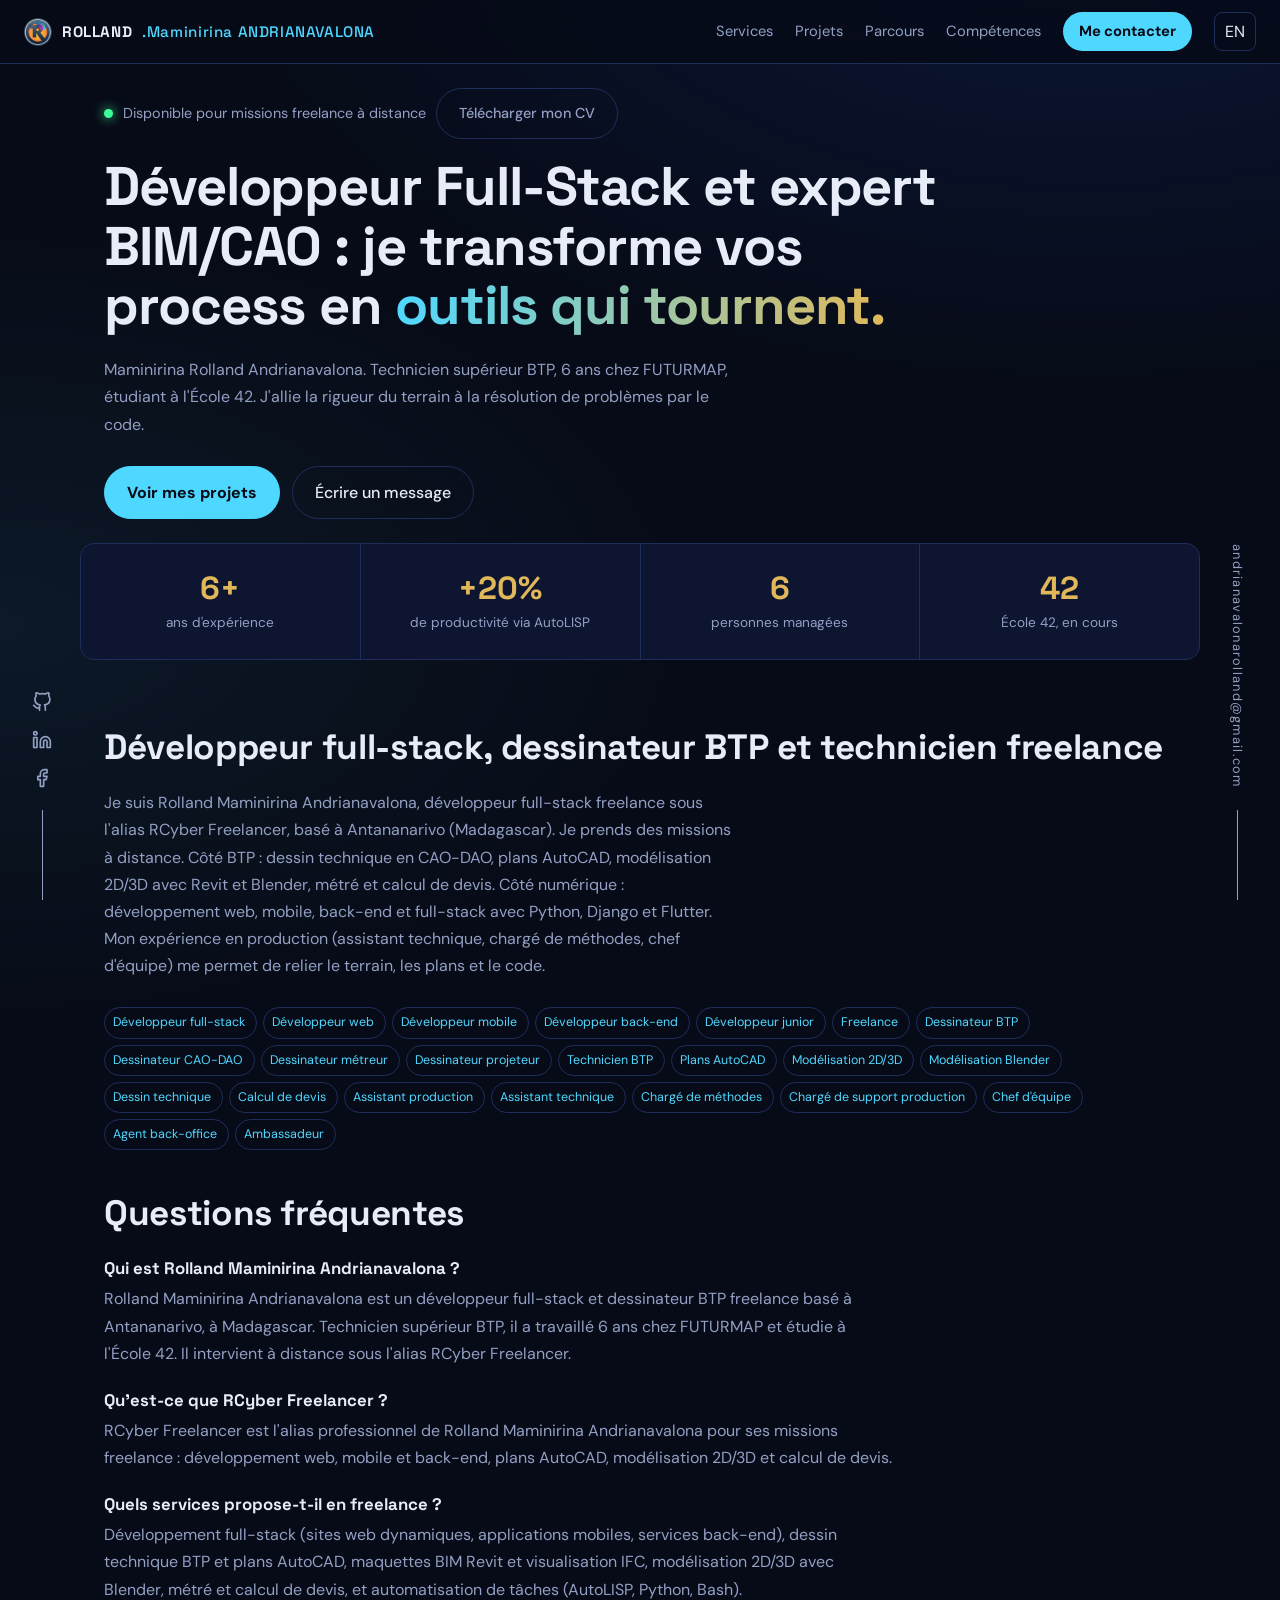
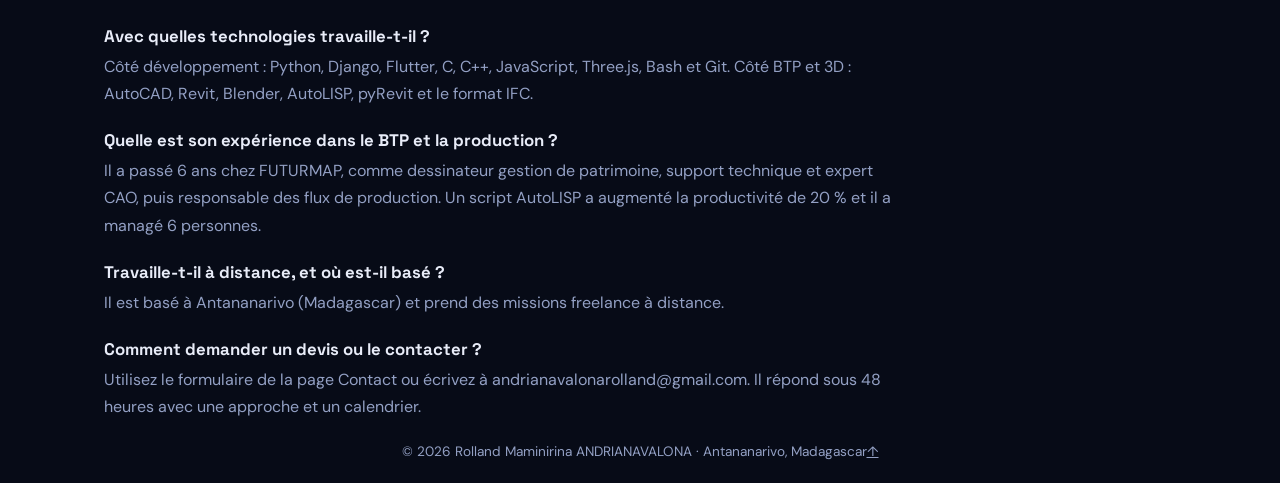
<file: index.html>
<!doctype html>
<html lang="fr">

<head>
  <meta charset="utf-8">
  <meta name="google-site-verification" content="6sUJiCX7P1p0C1ohLUJYaeMn-H3hV9kjB8HRSkZtxRA" />
  <meta name="viewport" content="width=device-width, initial-scale=1">
  <title>Rolland Maminirina Andrianavalona | Développeur Full-Stack – RCyber Freelancer</title>
  <meta name="description" content="Rolland Maminirina Andrianavalona, développeur full-stack (Python, Django, Flutter) et dessinateur BTP CAO-DAO. Alias freelance : RCyber Freelancer, Madagascar.">
  <meta name="author" content="Maminirina Rolland Andrianavalona">
  <meta name="robots" content="index, follow, max-image-preview:large, max-snippet:-1">
  <meta name="theme-color" content="#070b17">
  <link rel="canonical" href="https://rollandmami.github.io/">
  <meta property="og:type" content="profile">
  <meta property="og:site_name" content="RCyber Freelancer">
  <meta property="og:locale" content="fr_FR">
  <meta property="og:locale:alternate" content="en_US">
  <meta property="og:title" content="Rolland Maminirina Andrianavalona | Développeur Full-Stack – RCyber Freelancer">
  <meta property="og:description" content="Rolland Maminirina Andrianavalona, développeur full-stack (Python, Django, Flutter) et dessinateur BTP CAO-DAO. Alias freelance : RCyber Freelancer, Madagascar.">
  <meta property="og:url" content="https://rollandmami.github.io/">
  <meta property="og:image" content="https://rollandmami.github.io/assets/og-cover.png">
  <meta property="og:image:width" content="1200">
  <meta property="og:image:height" content="630">
  <meta property="og:image:alt" content="Rolland Maminirina Andrianavalona – développeur full-stack et dessinateur BTP, alias RCyber Freelancer">
  <meta name="twitter:card" content="summary_large_image">
  <meta name="twitter:title" content="Rolland Maminirina Andrianavalona | Développeur Full-Stack – RCyber Freelancer">
  <meta name="twitter:description" content="Rolland Maminirina Andrianavalona, développeur full-stack (Python, Django, Flutter) et dessinateur BTP CAO-DAO. Alias freelance : RCyber Freelancer, Madagascar.">
  <meta name="twitter:image" content="https://rollandmami.github.io/assets/og-cover.png">
  <link rel="preconnect" href="https://fonts.googleapis.com">
  <link rel="preconnect" href="https://fonts.gstatic.com" crossorigin>
  <link
    href="https://fonts.googleapis.com/css2?family=DM+Sans:wght@400;500;700&family=Space+Grotesk:wght@500;700&display=swap"
    rel="stylesheet">
  <link rel="stylesheet" href="styles.css">
  <link rel="icon" href="assets/logo_rolland.ico">
  <script type="application/ld+json">
{
 "@context": "https://schema.org",
 "@graph": [
  {
   "@type": "WebSite",
   "@id": "https://rollandmami.github.io/#website",
   "url": "https://rollandmami.github.io/",
   "name": "Rolland Maminirina Andrianavalona",
   "alternateName": [
    "RCyber Freelancer",
    "Portfolio de Rolland Andrianavalona"
   ],
   "inLanguage": "fr",
   "publisher": {
    "@id": "https://rollandmami.github.io/#rolland"
   }
  },
  {
   "@type": "Person",
   "@id": "https://rollandmami.github.io/#rolland",
   "name": "Rolland Maminirina Andrianavalona",
   "alternateName": [
    "Maminirina Rolland Andrianavalona",
    "Rolland Andrianavalona",
    "Andrianavalona Maminirina Rolland",
    "RCyber Freelancer",
    "RCyber"
   ],
   "givenName": "Maminirina Rolland",
   "familyName": "Andrianavalona",
   "url": "https://rollandmami.github.io/",
   "image": "https://rollandmami.github.io/assets/photo-profil.png",
   "email": "andrianavalonarolland@gmail.com",
   "jobTitle": [
    "Développeur full-stack",
    "Développeur web",
    "Développeur mobile",
    "Développeur back-end",
    "Développeur junior",
    "Dessinateur BTP",
    "Dessinateur CAO-DAO",
    "Dessinateur métreur",
    "Dessinateur projeteur",
    "Technicien BTP",
    "Chargé de méthodes",
    "Chargé de support production",
    "Assistant production",
    "Assistant technique",
    "Chef d'équipe",
    "Agent back-office",
    "Ambassadeur",
    "Freelance"
   ],
   "description": "Rolland Maminirina Andrianavalona, développeur full-stack et dessinateur BTP CAO-DAO freelance (alias RCyber Freelancer) basé à Antananarivo, Madagascar.",
   "address": {
    "@type": "PostalAddress",
    "addressLocality": "Antananarivo",
    "addressCountry": "MG"
   },
   "sameAs": [
    "https://github.com/RollandMami",
    "https://www.linkedin.com/in/maminirina-rolland-andrianavalona-64a94a229/"
   ],
   "alumniOf": [
    {
     "@type": "EducationalOrganization",
     "name": "École 42 Antananarivo"
    },
    {
     "@type": "EducationalOrganization",
     "name": "IST-Tana"
    }
   ],
   "knowsLanguage": [
    "fr",
    "en"
   ],
   "knowsAbout": [
    "Dessin BTP",
    "CAO-DAO",
    "AutoCAD",
    "Revit",
    "BIM",
    "IFC",
    "AutoLISP",
    "pyRevit",
    "Modélisation 2D",
    "Modélisation 3D",
    "Blender",
    "Dessin technique",
    "Plans AutoCAD",
    "Calcul de devis",
    "Métré",
    "Python",
    "Django",
    "C",
    "C++",
    "JavaScript",
    "Flutter",
    "Three.js",
    "Bash",
    "Git",
    "Jira",
    "Développement web",
    "Développement mobile",
    "Développement back-end",
    "Développement full-stack"
   ]
  },
  {
   "@type": "ProfessionalService",
   "@id": "https://rollandmami.github.io/#service",
   "name": "RCyber Freelancer",
   "url": "https://rollandmami.github.io/",
   "image": "https://rollandmami.github.io/assets/photo-profil.png",
   "founder": {
    "@id": "https://rollandmami.github.io/#rolland"
   },
   "provider": {
    "@id": "https://rollandmami.github.io/#rolland"
   },
   "address": {
    "@type": "PostalAddress",
    "addressLocality": "Antananarivo",
    "addressCountry": "MG"
   },
   "areaServed": [
    {
     "@type": "Country",
     "name": "Madagascar"
    },
    {
     "@type": "Place",
     "name": "Remote / À distance"
    }
   ],
   "email": "andrianavalonarolland@gmail.com",
   "serviceType": [
    "Développement full-stack web et mobile",
    "Développement back-end Django",
    "Développement mobile Flutter",
    "Dessin BTP et plans AutoCAD",
    "Dessin technique CAO-DAO",
    "Modélisation 2D/3D Blender",
    "Calcul de devis et métré",
    "Maquettes BIM Revit et IFC",
    "Développement back-end",
    "Automatisation AutoLISP"
   ],
   "alternateName": "RCyber Freelancer – alias freelance de Rolland Maminirina Andrianavalona"
  },
  {
   "@type": "WebPage",
   "@id": "https://rollandmami.github.io/#webpage",
   "url": "https://rollandmami.github.io/",
   "name": "Rolland Maminirina Andrianavalona | Développeur Full-Stack – RCyber Freelancer",
   "inLanguage": "fr",
   "isPartOf": {
    "@id": "https://rollandmami.github.io/#website"
   },
   "about": {
    "@id": "https://rollandmami.github.io/#rolland"
   },
   "dateModified": "2026-11-26"
  },
  {
   "@type": "FAQPage",
   "@id": "https://rollandmami.github.io/#faq",
   "mainEntity": [
    {
     "@type": "Question",
     "name": "Qui est Rolland Maminirina Andrianavalona ?",
     "acceptedAnswer": {
      "@type": "Answer",
      "text": "Rolland Maminirina Andrianavalona est un développeur full-stack et dessinateur BTP freelance basé à Antananarivo, à Madagascar. Technicien supérieur BTP, il a travaillé 6 ans chez FUTURMAP et étudie à l'École 42. Il intervient à distance sous l'alias RCyber Freelancer."
     }
    },
    {
     "@type": "Question",
     "name": "Qu'est-ce que RCyber Freelancer ?",
     "acceptedAnswer": {
      "@type": "Answer",
      "text": "RCyber Freelancer est l'alias professionnel de Rolland Maminirina Andrianavalona pour ses missions freelance : développement web, mobile et back-end, plans AutoCAD, modélisation 2D/3D et calcul de devis."
     }
    },
    {
     "@type": "Question",
     "name": "Quels services propose-t-il en freelance ?",
     "acceptedAnswer": {
      "@type": "Answer",
      "text": "Développement full-stack (sites web dynamiques, applications mobiles, services back-end), dessin technique BTP et plans AutoCAD, maquettes BIM Revit et visualisation IFC, modélisation 2D/3D avec Blender, métré et calcul de devis, et automatisation de tâches (AutoLISP, Python, Bash)."
     }
    },
    {
     "@type": "Question",
     "name": "Avec quelles technologies travaille-t-il ?",
     "acceptedAnswer": {
      "@type": "Answer",
      "text": "Côté développement : Python, Django, Flutter, C, C++, JavaScript, Three.js, Bash et Git. Côté BTP et 3D : AutoCAD, Revit, Blender, AutoLISP, pyRevit et le format IFC."
     }
    },
    {
     "@type": "Question",
     "name": "Quelle est son expérience dans le BTP et la production ?",
     "acceptedAnswer": {
      "@type": "Answer",
      "text": "Il a passé 6 ans chez FUTURMAP, comme dessinateur gestion de patrimoine, support technique et expert CAO, puis responsable des flux de production. Un script AutoLISP a augmenté la productivité de 20 % et il a managé 6 personnes."
     }
    },
    {
     "@type": "Question",
     "name": "Travaille-t-il à distance, et où est-il basé ?",
     "acceptedAnswer": {
      "@type": "Answer",
      "text": "Il est basé à Antananarivo (Madagascar) et prend des missions freelance à distance."
     }
    },
    {
     "@type": "Question",
     "name": "Comment demander un devis ou le contacter ?",
     "acceptedAnswer": {
      "@type": "Answer",
      "text": "Utilisez le formulaire de la page Contact ou écrivez à andrianavalonarolland@gmail.com. Il répond sous 48 heures avec une approche et un calendrier."
     }
    }
   ]
  }
 ]
}
  </script>
</head>

<body>

  <header class="top">
    <a class="brand" href="index.html" aria-label="Accueil"><img src="assets/logo_rolland.ico" alt="" width="28"
        height="28">ROLLAND<b>.Maminirina ANDRIANAVALONA</b></a>
    <button class="burger" aria-label="Menu" aria-expanded="false">☰</button>
    <nav aria-label="Navigation principale">
      <a href="services.html" data-fr="Services" data-en="Services">Services</a>
      <a href="projects.html" data-fr="Projets" data-en="Projects">Projets</a>
      <a href="experience.html" data-fr="Parcours" data-en="Experience">Parcours</a>
      <a href="skills.html" data-fr="Compétences" data-en="Skills">Compétences</a>
      <a class="cta" href="contact.html" data-fr="Me contacter" data-en="Contact me">Me contacter</a>
      <button class="lang" type="button" aria-label="Switch language">EN</button>
    </nav>
  </header>

  <aside class="side side-left" aria-label="Réseaux sociaux">
    <ul>
      <li><a href="https://github.com/RollandMami" target="_blank" rel="noopener noreferrer" aria-label="GitHub"
          title="GitHub"><svg viewBox="0 0 24 24" aria-hidden="true">
            <path
              d="M9 19c-5 1.5-5-2.5-7-3m14 6v-3.87a3.37 3.37 0 0 0-.94-2.61c3.14-.35 6.44-1.54 6.44-7A5.44 5.44 0 0 0 20 4.77 5.07 5.07 0 0 0 19.91 1S18.73.65 16 2.48a13.38 13.38 0 0 0-7 0C6.27.65 5.09 1 5.09 1A5.07 5.07 0 0 0 5 4.77a5.44 5.44 0 0 0-1.5 3.78c0 5.42 3.3 6.61 6.44 7A3.37 3.37 0 0 0 9 18.13V22" />
          </svg></a></li>
      <li><a href="https://www.linkedin.com/in/maminirina-rolland-andrianavalona-64a94a229/" target="_blank" rel="noopener noreferrer"
          aria-label="LinkedIn" title="LinkedIn"><svg viewBox="0 0 24 24" aria-hidden="true">
            <path d="M16 8a6 6 0 0 1 6 6v7h-4v-7a2 2 0 0 0-2-2 2 2 0 0 0-2 2v7h-4v-7a6 6 0 0 1 6-6z" />
            <rect x="2" y="9" width="4" height="12" />
            <circle cx="4" cy="4" r="2" />
          </svg></a></li>
      <li><a href="https://www.facebook.com/VOTRE-PROFIL" target="_blank" rel="noopener noreferrer"
          aria-label="Facebook" title="Facebook"><svg viewBox="0 0 24 24" aria-hidden="true">
            <path d="M18 2h-3a5 5 0 0 0-5 5v3H7v4h3v8h4v-8h3l1-4h-4V7a1 1 0 0 1 1-1h3z" />
          </svg></a></li>
    </ul>
  </aside>
  <aside class="side side-right"><a href="mailto:andrianavalonarolland@gmail.com">andrianavalonarolland@gmail.com</a></aside>
  <main>
    <section class="hero wrap" id="home">
      <div class="hero-text">
        <p class="status"><i></i><span data-fr="Disponible pour missions freelance à distance"
            data-en="Available for remote freelance work">Disponible pour missions freelance à distance</span><a
            class="btn" href="assets/cv-rolland-andrianavalona.pdf" download data-fr="Télécharger mon CV"
            data-en="Download my CV">Télécharger mon CV</a></p>
        <h1
          data-fr="Développeur Full-Stack et expert BIM/CAO : je transforme vos process en <em>outils qui tournent.</em>"
          data-en="Full-Stack developer and BIM/CAD expert: I turn your workflows into <em>tools that run.</em>">
          Développeur Full-Stack et expert BIM/CAO : je transforme vos process en <em>outils qui tournent.</em></h1>
        <p class="lead"
          data-fr="Maminirina Rolland Andrianavalona. Technicien supérieur BTP, 6 ans chez FUTURMAP, étudiant à l'École 42. J'allie la rigueur du terrain à la résolution de problèmes par le code."
          data-en="Maminirina Rolland Andrianavalona. Civil engineering technician, 6 years at FUTURMAP, student at École 42. I combine field rigor with problem solving through code.">
          Maminirina Rolland Andrianavalona. Technicien supérieur BTP, 6 ans chez FUTURMAP, étudiant à l'École 42.
          J'allie la rigueur du terrain à la résolution de problèmes par le code.</p>
        <div class="actions">
          <a class="btn primary" href="projects.html" data-fr="Voir mes projets" data-en="See my work">Voir mes
            projets</a>
          <a class="btn" href="mailto:andrianavalonarolland@gmail.com?subject=Projet%20freelance"
            data-fr="Écrire un message" data-en="Send a message">Écrire un message</a>
        </div>
      </div>
    </section>

    <section class="stats wrap" aria-label="Chiffres clés">
      <div><b>6+</b><span data-fr="ans d'expérience" data-en="years of experience">ans d'expérience</span></div>
      <div><b>+20%</b><span data-fr="de productivité via AutoLISP" data-en="productivity via AutoLISP">de productivité
          via AutoLISP</span></div>
      <div><b>6</b><span data-fr="personnes managées" data-en="people managed">personnes managées</span></div>
      <div><b>42</b><span data-fr="École 42, en cours" data-en="École 42, ongoing">École 42, en cours</span></div>
    </section>

    <section class="wrap roles" aria-labelledby="roles-title">
      <h2 id="roles-title" data-fr="Développeur full-stack, dessinateur BTP et technicien freelance" data-en="Full-stack developer, construction draftsman and freelance technician">Développeur full-stack, dessinateur BTP et technicien freelance</h2>
      <p class="lead" data-fr="Je suis Rolland Maminirina Andrianavalona, développeur full-stack freelance sous l'alias RCyber Freelancer, basé à Antananarivo (Madagascar). Je prends des missions à distance. Côté BTP : dessin technique en CAO-DAO, plans AutoCAD, modélisation 2D/3D avec Revit et Blender, métré et calcul de devis. Côté numérique : développement web, mobile, back-end et full-stack avec Python, Django et Flutter. Mon expérience en production (assistant technique, chargé de méthodes, chef d&#x27;équipe) me permet de relier le terrain, les plans et le code."
        data-en="I am Rolland Maminirina Andrianavalona, a freelance full-stack developer working under the alias RCyber Freelancer, based in Antananarivo (Madagascar). I take on remote assignments. On the construction side: technical drawing in CAD/DAO, AutoCAD plans, 2D/3D modelling with Revit and Blender, quantity take-off and cost estimating. On the software side: web, mobile, back-end and full-stack development with Python, Django and Flutter. My production experience (technical assistant, methods officer, team leader) lets me connect the field, the drawings and the code.">Je suis Rolland Maminirina Andrianavalona, développeur full-stack freelance sous l'alias RCyber Freelancer, basé à Antananarivo (Madagascar). Je prends des missions à distance. Côté BTP : dessin technique en CAO-DAO, plans AutoCAD, modélisation 2D/3D avec Revit et Blender, métré et calcul de devis. Côté numérique : développement web, mobile, back-end et full-stack avec Python, Django et Flutter. Mon expérience en production (assistant technique, chargé de méthodes, chef d'équipe) me permet de relier le terrain, les plans et le code.</p>
      <div class="chips"><span data-fr="Développeur full-stack" data-en="Full-stack developer">Développeur full-stack</span><span data-fr="Développeur web" data-en="Web developer">Développeur web</span><span data-fr="Développeur mobile" data-en="Mobile developer">Développeur mobile</span><span data-fr="Développeur back-end" data-en="Back-end developer">Développeur back-end</span><span data-fr="Développeur junior" data-en="Junior developer">Développeur junior</span><span data-fr="Freelance" data-en="Freelance">Freelance</span><span data-fr="Dessinateur BTP" data-en="Construction draftsman">Dessinateur BTP</span><span data-fr="Dessinateur CAO-DAO" data-en="CAD/DAO draftsman">Dessinateur CAO-DAO</span><span data-fr="Dessinateur métreur" data-en="Quantity-surveying draftsman">Dessinateur métreur</span><span data-fr="Dessinateur projeteur" data-en="Design draftsman">Dessinateur projeteur</span><span data-fr="Technicien BTP" data-en="Civil engineering technician">Technicien BTP</span><span data-fr="Plans AutoCAD" data-en="AutoCAD plans">Plans AutoCAD</span><span data-fr="Modélisation 2D/3D" data-en="2D/3D modelling">Modélisation 2D/3D</span><span data-fr="Modélisation Blender" data-en="Blender modelling">Modélisation Blender</span><span data-fr="Dessin technique" data-en="Technical drawing">Dessin technique</span><span data-fr="Calcul de devis" data-en="Cost estimating">Calcul de devis</span><span data-fr="Assistant production" data-en="Production assistant">Assistant production</span><span data-fr="Assistant technique" data-en="Technical assistant">Assistant technique</span><span data-fr="Chargé de méthodes" data-en="Methods officer">Chargé de méthodes</span><span data-fr="Chargé de support production" data-en="Production support officer">Chargé de support production</span><span data-fr="Chef d&#x27;équipe" data-en="Team leader">Chef d&#x27;équipe</span><span data-fr="Agent back-office" data-en="Back-office agent">Agent back-office</span><span data-fr="Ambassadeur" data-en="Ambassador">Ambassadeur</span></div>
    </section>

    <section class="wrap faq" id="faq" aria-labelledby="faq-title">
      <h2 id="faq-title" data-fr="Questions fréquentes" data-en="Frequently asked questions">Questions fréquentes</h2>
      <h3 data-fr="Qui est Rolland Maminirina Andrianavalona ?" data-en="Who is Rolland Maminirina Andrianavalona?">Qui est Rolland Maminirina Andrianavalona ?</h3>
      <p data-fr="Rolland Maminirina Andrianavalona est un développeur full-stack et dessinateur BTP freelance basé à Antananarivo, à Madagascar. Technicien supérieur BTP, il a travaillé 6 ans chez FUTURMAP et étudie à l&#x27;École 42. Il intervient à distance sous l&#x27;alias RCyber Freelancer."
        data-en="Rolland Maminirina Andrianavalona is a freelance full-stack developer and construction draftsman based in Antananarivo, Madagascar. A civil engineering technician, he worked 6 years at FUTURMAP and studies at École 42. He works remotely under the alias RCyber Freelancer.">Rolland Maminirina Andrianavalona est un développeur full-stack et dessinateur BTP freelance basé à Antananarivo, à Madagascar. Technicien supérieur BTP, il a travaillé 6 ans chez FUTURMAP et étudie à l&#x27;École 42. Il intervient à distance sous l&#x27;alias RCyber Freelancer.</p>
      <h3 data-fr="Qu&#x27;est-ce que RCyber Freelancer ?" data-en="What is RCyber Freelancer?">Qu&#x27;est-ce que RCyber Freelancer ?</h3>
      <p data-fr="RCyber Freelancer est l&#x27;alias professionnel de Rolland Maminirina Andrianavalona pour ses missions freelance : développement web, mobile et back-end, plans AutoCAD, modélisation 2D/3D et calcul de devis."
        data-en="RCyber Freelancer is the professional alias Rolland Maminirina Andrianavalona uses for his freelance work: web, mobile and back-end development, AutoCAD plans, 2D/3D modelling and cost estimating.">RCyber Freelancer est l&#x27;alias professionnel de Rolland Maminirina Andrianavalona pour ses missions freelance : développement web, mobile et back-end, plans AutoCAD, modélisation 2D/3D et calcul de devis.</p>
      <h3 data-fr="Quels services propose-t-il en freelance ?" data-en="Which freelance services does he offer?">Quels services propose-t-il en freelance ?</h3>
      <p data-fr="Développement full-stack (sites web dynamiques, applications mobiles, services back-end), dessin technique BTP et plans AutoCAD, maquettes BIM Revit et visualisation IFC, modélisation 2D/3D avec Blender, métré et calcul de devis, et automatisation de tâches (AutoLISP, Python, Bash)."
        data-en="Full-stack development (dynamic websites, mobile apps, back-end services), construction technical drawing and AutoCAD plans, Revit BIM models and IFC visualization, 2D/3D modelling with Blender, quantity take-off and cost estimating, and task automation (AutoLISP, Python, Bash).">Développement full-stack (sites web dynamiques, applications mobiles, services back-end), dessin technique BTP et plans AutoCAD, maquettes BIM Revit et visualisation IFC, modélisation 2D/3D avec Blender, métré et calcul de devis, et automatisation de tâches (AutoLISP, Python, Bash).</p>
      <h3 data-fr="Avec quelles technologies travaille-t-il ?" data-en="Which technologies does he work with?">Avec quelles technologies travaille-t-il ?</h3>
      <p data-fr="Côté développement : Python, Django, Flutter, C, C++, JavaScript, Three.js, Bash et Git. Côté BTP et 3D : AutoCAD, Revit, Blender, AutoLISP, pyRevit et le format IFC."
        data-en="On the development side: Python, Django, Flutter, C, C++, JavaScript, Three.js, Bash and Git. On the construction and 3D side: AutoCAD, Revit, Blender, AutoLISP, pyRevit and the IFC format.">Côté développement : Python, Django, Flutter, C, C++, JavaScript, Three.js, Bash et Git. Côté BTP et 3D : AutoCAD, Revit, Blender, AutoLISP, pyRevit et le format IFC.</p>
      <h3 data-fr="Quelle est son expérience dans le BTP et la production ?" data-en="What is his construction and production experience?">Quelle est son expérience dans le BTP et la production ?</h3>
      <p data-fr="Il a passé 6 ans chez FUTURMAP, comme dessinateur gestion de patrimoine, support technique et expert CAO, puis responsable des flux de production. Un script AutoLISP a augmenté la productivité de 20 % et il a managé 6 personnes."
        data-en="He spent 6 years at FUTURMAP, as heritage-management draftsman, technical support and CAD expert, then production flow manager. An AutoLISP script raised productivity by 20% and he managed 6 people.">Il a passé 6 ans chez FUTURMAP, comme dessinateur gestion de patrimoine, support technique et expert CAO, puis responsable des flux de production. Un script AutoLISP a augmenté la productivité de 20 % et il a managé 6 personnes.</p>
      <h3 data-fr="Travaille-t-il à distance, et où est-il basé ?" data-en="Does he work remotely, and where is he based?">Travaille-t-il à distance, et où est-il basé ?</h3>
      <p data-fr="Il est basé à Antananarivo (Madagascar) et prend des missions freelance à distance."
        data-en="He is based in Antananarivo (Madagascar) and takes on remote freelance assignments.">Il est basé à Antananarivo (Madagascar) et prend des missions freelance à distance.</p>
      <h3 data-fr="Comment demander un devis ou le contacter ?" data-en="How can I request a quote or contact him?">Comment demander un devis ou le contacter ?</h3>
      <p data-fr="Utilisez le formulaire de la page Contact ou écrivez à andrianavalonarolland@gmail.com. Il répond sous 48 heures avec une approche et un calendrier."
        data-en="Use the form on the Contact page or email andrianavalonarolland@gmail.com. He replies within 48 hours with an approach and a timeline.">Utilisez le formulaire de la page Contact ou écrivez à andrianavalonarolland@gmail.com. Il répond sous 48 heures avec une approche et un calendrier.</p>
    </section>
  </main>
  <footer class="wrap foot"><span>© <span id="year"></span> Rolland Maminirina ANDRIANAVALONA · Antananarivo, Madagascar</span>
    <div class="social-inline"><a href="https://github.com/RollandMami" target="_blank" rel="noopener noreferrer"
        aria-label="GitHub" title="GitHub"><svg viewBox="0 0 24 24" aria-hidden="true">
          <path
            d="M9 19c-5 1.5-5-2.5-7-3m14 6v-3.87a3.37 3.37 0 0 0-.94-2.61c3.14-.35 6.44-1.54 6.44-7A5.44 5.44 0 0 0 20 4.77 5.07 5.07 0 0 0 19.91 1S18.73.65 16 2.48a13.38 13.38 0 0 0-7 0C6.27.65 5.09 1 5.09 1A5.07 5.07 0 0 0 5 4.77a5.44 5.44 0 0 0-1.5 3.78c0 5.42 3.3 6.61 6.44 7A3.37 3.37 0 0 0 9 18.13V22" />
        </svg></a><a href="https://www.linkedin.com/in/maminirina-rolland-andrianavalona-64a94a229/" target="_blank" rel="noopener noreferrer"
        aria-label="LinkedIn" title="LinkedIn"><svg viewBox="0 0 24 24" aria-hidden="true">
          <path d="M16 8a6 6 0 0 1 6 6v7h-4v-7a2 2 0 0 0-2-2 2 2 0 0 0-2 2v7h-4v-7a6 6 0 0 1 6-6z" />
          <rect x="2" y="9" width="4" height="12" />
          <circle cx="4" cy="4" r="2" />
        </svg></a><a href="https://www.facebook.com/VOTRE-PROFIL" target="_blank" rel="noopener noreferrer"
        aria-label="Facebook" title="Facebook"><svg viewBox="0 0 24 24" aria-hidden="true">
          <path d="M18 2h-3a5 5 0 0 0-5 5v3H7v4h3v8h4v-8h3l1-4h-4V7a1 1 0 0 1 1-1h3z" />
        </svg></a></div><a href="#" aria-label="Haut de page">↑</a>
  </footer>
  <script src="script.js"></script>
</body>

</html>
</file>
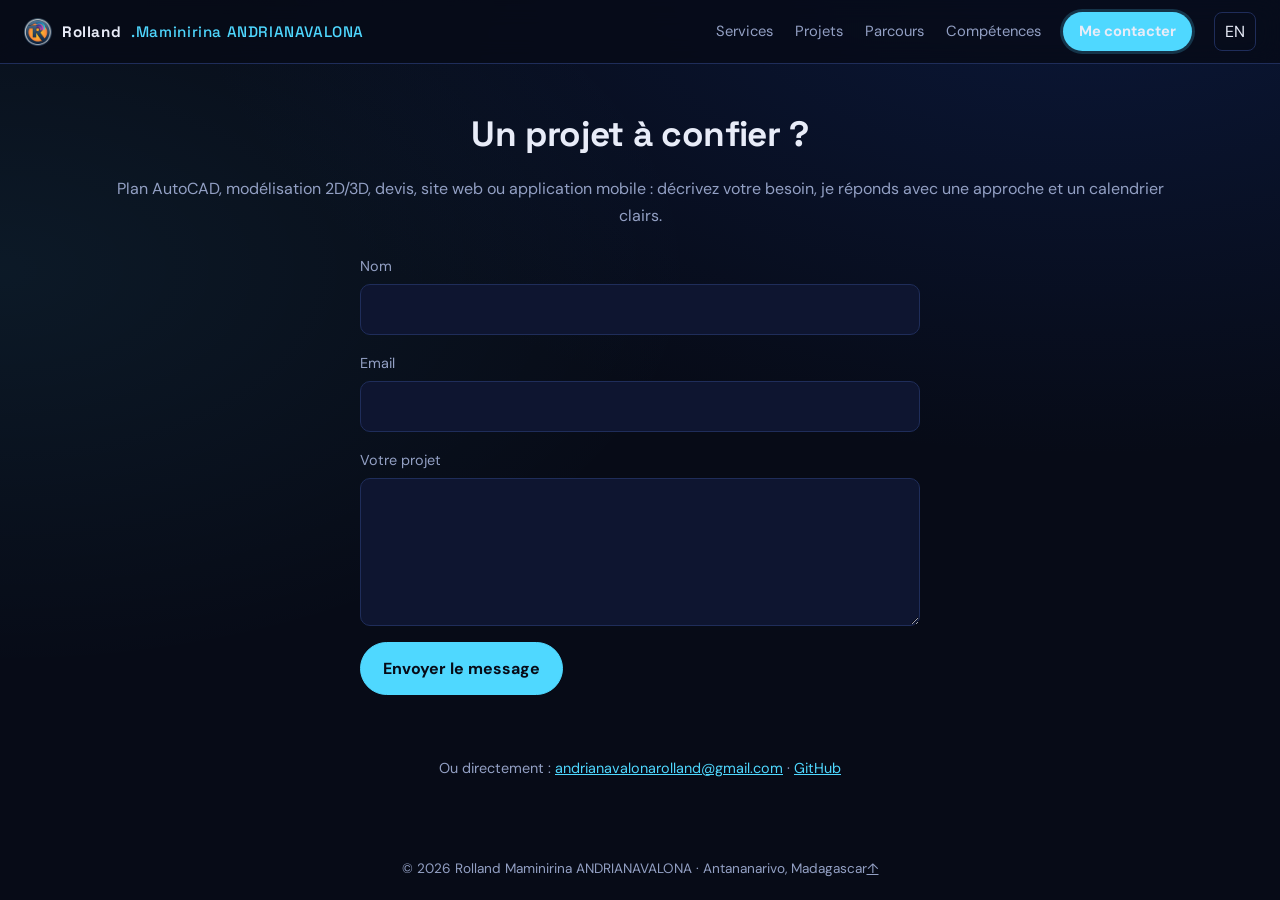
<file: contact.html>
<!doctype html>
<html lang="fr">

<head>
  <meta charset="utf-8">
  <meta name="viewport" content="width=device-width, initial-scale=1">
  <title>Rolland Maminirina Andrianavalona – Contact développeur freelance</title>
  <meta name="description" content="Contactez Rolland Maminirina Andrianavalona (RCyber Freelancer) pour un site web, une app mobile, un plan AutoCAD ou un devis. Réponse sous 48 h.">
  <meta name="author" content="Maminirina Rolland Andrianavalona">
  <meta name="robots" content="index, follow, max-image-preview:large, max-snippet:-1">
  <meta name="theme-color" content="#070b17">
  <link rel="canonical" href="https://rollandmami.github.io/contact.html">
  <meta property="og:type" content="website">
  <meta property="og:site_name" content="RCyber Freelancer">
  <meta property="og:locale" content="fr_FR">
  <meta property="og:locale:alternate" content="en_US">
  <meta property="og:title" content="Rolland Maminirina Andrianavalona – Contact développeur freelance">
  <meta property="og:description" content="Contactez Rolland Maminirina Andrianavalona (RCyber Freelancer) pour un site web, une app mobile, un plan AutoCAD ou un devis. Réponse sous 48 h.">
  <meta property="og:url" content="https://rollandmami.github.io/contact.html">
  <meta property="og:image" content="https://rollandmami.github.io/assets/og-cover.png">
  <meta property="og:image:width" content="1200">
  <meta property="og:image:height" content="630">
  <meta property="og:image:alt" content="Rolland Maminirina Andrianavalona – développeur full-stack et dessinateur BTP, alias RCyber Freelancer">
  <meta name="twitter:card" content="summary_large_image">
  <meta name="twitter:title" content="Rolland Maminirina Andrianavalona – Contact développeur freelance">
  <meta name="twitter:description" content="Contactez Rolland Maminirina Andrianavalona (RCyber Freelancer) pour un site web, une app mobile, un plan AutoCAD ou un devis. Réponse sous 48 h.">
  <meta name="twitter:image" content="https://rollandmami.github.io/assets/og-cover.png">
  <link rel="preconnect" href="https://fonts.googleapis.com">
  <link rel="preconnect" href="https://fonts.gstatic.com" crossorigin>
  <link
    href="https://fonts.googleapis.com/css2?family=DM+Sans:wght@400;500;700&family=Space+Grotesk:wght@500;700&display=swap"
    rel="stylesheet">
  <link rel="stylesheet" href="styles.css">
  <link rel="icon" href="assets/logo_rolland.ico">

  <script type="application/ld+json">
{
 "@context": "https://schema.org",
 "@graph": [
  {
   "@type": "ContactPage",
   "@id": "https://rollandmami.github.io/contact.html#page",
   "url": "https://rollandmami.github.io/contact.html",
   "name": "Rolland Maminirina Andrianavalona – Contact développeur freelance",
   "description": "Contactez Rolland Maminirina Andrianavalona (RCyber Freelancer) pour un site web, une app mobile, un plan AutoCAD ou un devis. Réponse sous 48 h.",
   "inLanguage": "fr",
   "isPartOf": {
    "@id": "https://rollandmami.github.io/#website"
   },
   "about": {
    "@id": "https://rollandmami.github.io/#rolland"
   },
   "primaryImageOfPage": {
    "@type": "ImageObject",
    "url": "https://rollandmami.github.io/assets/og-cover.png"
   }
  },
  {
   "@type": "BreadcrumbList",
   "itemListElement": [
    {
     "@type": "ListItem",
     "position": 1,
     "name": "Accueil",
     "item": "https://rollandmami.github.io/"
    },
    {
     "@type": "ListItem",
     "position": 2,
     "name": "Contact",
     "item": "https://rollandmami.github.io/contact.html"
    }
   ]
  }
 ]
}
  </script>
</head>

<body>

  <header class="top">
    <a class="brand" href="index.html" aria-label="Accueil"><img src="assets/logo_rolland.ico" alt="" width="28"
        height="28">Rolland<b>.Maminirina ANDRIANAVALONA</b></a>
    <button class="burger" aria-label="Menu" aria-expanded="false">☰</button>
    <nav aria-label="Navigation principale">
      <a href="services.html" data-fr="Services" data-en="Services">Services</a>
      <a href="projects.html" data-fr="Projets" data-en="Projects">Projets</a>
      <a href="experience.html" data-fr="Parcours" data-en="Experience">Parcours</a>
      <a href="skills.html" data-fr="Compétences" data-en="Skills">Compétences</a>
      <a class="cta active" href="contact.html" data-fr="Me contacter" data-en="Contact me">Me contacter</a>
      <button class="lang" type="button" aria-label="Switch language">EN</button>
    </nav>
  </header>

  <main>
    <section class="wrap sec contact" id="contact">
      <h1 class="page-title" data-fr="Un projet à confier ?" data-en="Got a project?">Un projet à confier ?</h1>
      <p data-fr="Plan AutoCAD, modélisation 2D/3D, devis, site web ou application mobile : décrivez votre besoin, je réponds avec une approche et un calendrier clairs."
        data-en="AutoCAD plan, 2D/3D modelling, cost estimate, website or mobile app: describe your need and I'll reply with a clear approach and timeline.">Plan AutoCAD, modélisation 2D/3D, devis, site web ou application mobile : décrivez votre besoin, je
        réponds avec une approche et un calendrier clairs.</p>
      <form id="contact-form" class="form" action="https://api.web3forms.com/submit" method="POST">
        <input type="hidden" name="access_key" value="adda7f0a-3926-4226-991a-6477e5692694">
        <input type="hidden" name="subject" value="Nouveau message depuis le portfolio">
        <input type="hidden" name="from_name" value="Portfolio rollandmami.github.io">
        <input type="checkbox" name="botcheck" tabindex="-1" autocomplete="off" style="display:none">
        <label><span data-fr="Nom" data-en="Name">Nom</span><input type="text" name="name" required autocomplete="off" autocorrect="off" spellcheck="false"></label>
        <label><span>Email</span><input type="email" name="email" required autocomplete="off" ></label>
        <label><span data-fr="Votre projet" data-en="Your project">Votre projet</span><textarea name="message" rows="5"
            required></textarea></label>
        <button class="btn primary" type="submit"><span data-fr="Envoyer le message" data-en="Send message">Envoyer le
            message</span></button>
        <p class="form-status" role="status" aria-live="polite"></p>
      </form>
      <p class="alt"><span data-fr="Ou directement :" data-en="Or directly:">Ou directement :</span> <a
          href="mailto:andrianavalonarolland@gmail.com?subject=Projet%20freelance">andrianavalonarolland@gmail.com</a> · <a
          href="https://github.com/RollandMami" target="_blank" rel="noopener">GitHub</a></p>
    </section>
  </main>
  <footer class="wrap foot"><span>© <span id="year"></span> Rolland Maminirina ANDRIANAVALONA · Antananarivo, Madagascar</span><a
      href="#" aria-label="Haut de page">↑</a></footer>
  <script src="script.js"></script>
</body>

</html>
</file>
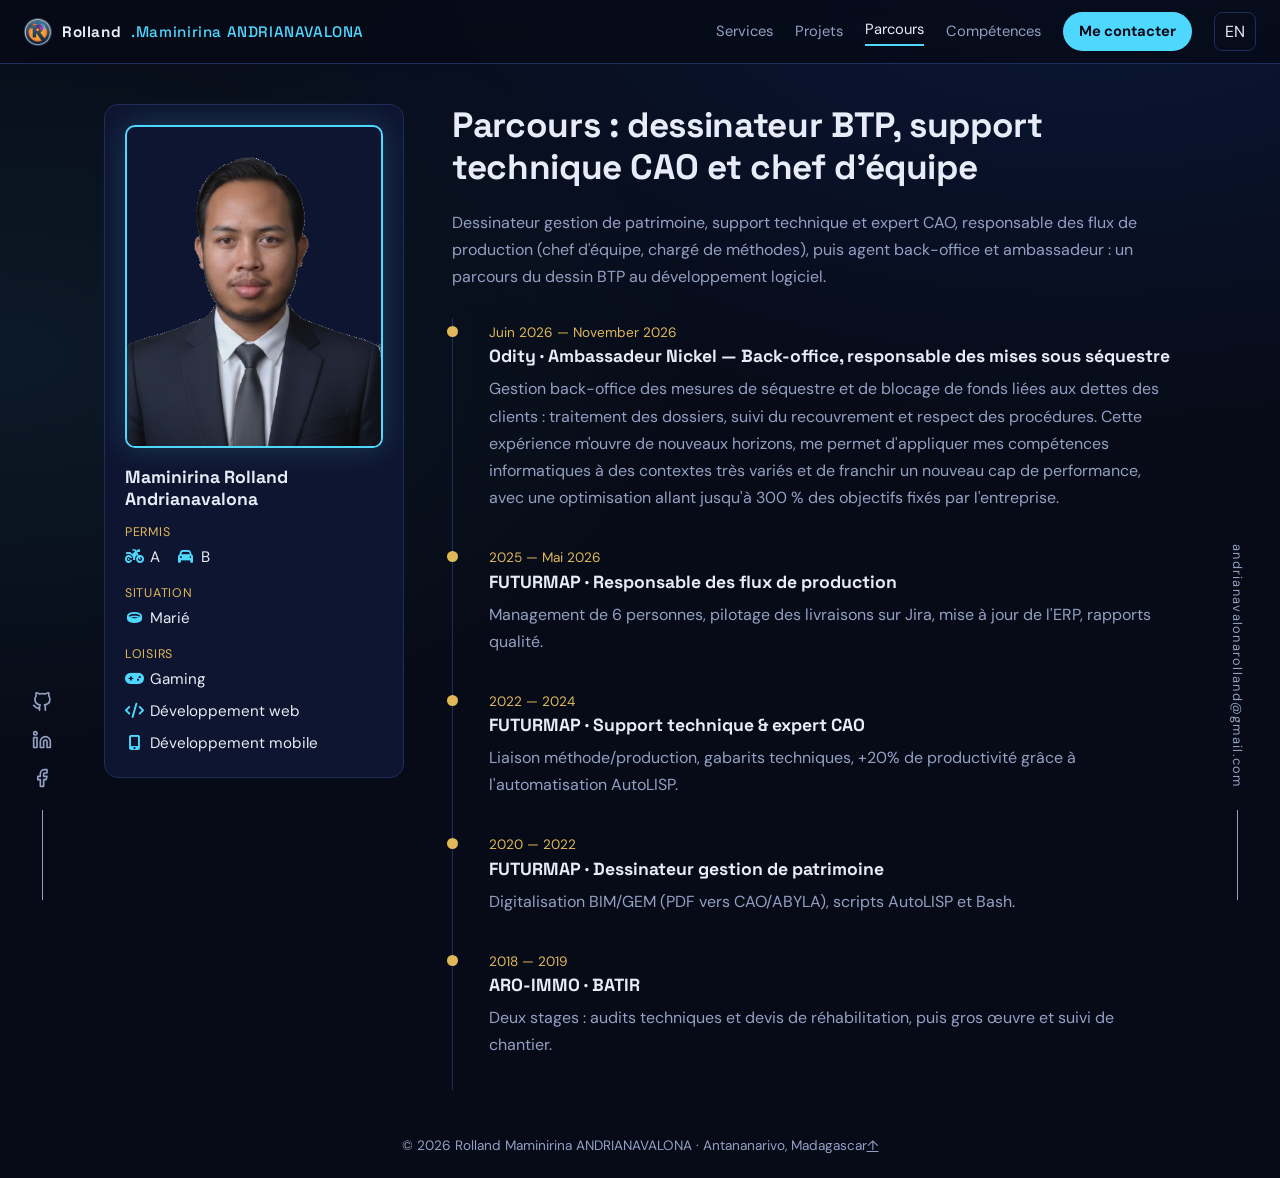
<file: experience.html>
<!doctype html>
<html lang="fr">

<head>
  <meta charset="utf-8">
  <meta name="viewport" content="width=device-width, initial-scale=1">
  <title>Rolland Maminirina Andrianavalona – Parcours Développeur &amp; BTP</title>
  <meta name="description" content="Parcours de Rolland Maminirina Andrianavalona : développeur full-stack, dessinateur BTP, support technique CAO, chef d&#x27;équipe, back-office.">
  <meta name="author" content="Maminirina Rolland Andrianavalona">
  <meta name="robots" content="index, follow, max-image-preview:large, max-snippet:-1">
  <meta name="theme-color" content="#070b17">
  <link rel="canonical" href="https://rollandmami.github.io/experience.html">
  <meta property="og:type" content="website">
  <meta property="og:site_name" content="RCyber Freelancer">
  <meta property="og:locale" content="fr_FR">
  <meta property="og:locale:alternate" content="en_US">
  <meta property="og:title" content="Rolland Maminirina Andrianavalona – Parcours Développeur &amp; BTP">
  <meta property="og:description" content="Parcours de Rolland Maminirina Andrianavalona : développeur full-stack, dessinateur BTP, support technique CAO, chef d&#x27;équipe, back-office.">
  <meta property="og:url" content="https://rollandmami.github.io/experience.html">
  <meta property="og:image" content="https://rollandmami.github.io/assets/og-cover.png">
  <meta property="og:image:width" content="1200">
  <meta property="og:image:height" content="630">
  <meta property="og:image:alt" content="Rolland Maminirina Andrianavalona – développeur full-stack et dessinateur BTP, alias RCyber Freelancer">
  <meta name="twitter:card" content="summary_large_image">
  <meta name="twitter:title" content="Rolland Maminirina Andrianavalona – Parcours Développeur &amp; BTP">
  <meta name="twitter:description" content="Parcours de Rolland Maminirina Andrianavalona : développeur full-stack, dessinateur BTP, support technique CAO, chef d&#x27;équipe, back-office.">
  <meta name="twitter:image" content="https://rollandmami.github.io/assets/og-cover.png">
  <link rel="preconnect" href="https://fonts.googleapis.com">
  <link rel="preconnect" href="https://fonts.gstatic.com" crossorigin>
  <link
    href="https://fonts.googleapis.com/css2?family=DM+Sans:wght@400;500;700&family=Space+Grotesk:wght@500;700&display=swap"
    rel="stylesheet">
  <link rel="stylesheet" href="styles.css">
  <link rel="icon" href="assets/logo_rolland.ico">
  <link rel="stylesheet" href="https://cdnjs.cloudflare.com/ajax/libs/font-awesome/6.5.1/css/all.min.css"
    crossorigin="anonymous" referrerpolicy="no-referrer">
  <style>
    .profile dd.ico {
      display: flex;
      flex-wrap: wrap;
      gap: 6px 16px
    }

    .profile dd.ico.col {
      flex-direction: column;
      gap: 6px
    }

    .profile dd i {
      color: var(--cyan);
      width: 1.25em;
      text-align: center;
      margin-right: 6px
    }
  </style>

  <script type="application/ld+json">
{
 "@context": "https://schema.org",
 "@graph": [
  {
   "@type": "ProfilePage",
   "@id": "https://rollandmami.github.io/experience.html#page",
   "url": "https://rollandmami.github.io/experience.html",
   "name": "Rolland Maminirina Andrianavalona – Parcours Développeur &amp; BTP",
   "description": "Parcours de Rolland Maminirina Andrianavalona : développeur full-stack, dessinateur BTP, support technique CAO, chef d'équipe, back-office.",
   "inLanguage": "fr",
   "isPartOf": {
    "@id": "https://rollandmami.github.io/#website"
   },
   "primaryImageOfPage": {
    "@type": "ImageObject",
    "url": "https://rollandmami.github.io/assets/og-cover.png"
   },
   "mainEntity": {
    "@type": "Person",
    "@id": "https://rollandmami.github.io/#rolland",
    "name": "Rolland Maminirina Andrianavalona",
    "alternateName": [
     "Maminirina Rolland Andrianavalona",
     "Rolland Andrianavalona",
     "Andrianavalona Maminirina Rolland",
     "RCyber Freelancer",
     "RCyber"
    ],
    "givenName": "Maminirina Rolland",
    "familyName": "Andrianavalona",
    "url": "https://rollandmami.github.io/",
    "image": "https://rollandmami.github.io/assets/photo-profil.png",
    "email": "andrianavalonarolland@gmail.com",
    "jobTitle": [
     "Développeur full-stack",
     "Développeur web",
     "Développeur mobile",
     "Développeur back-end",
     "Développeur junior",
     "Dessinateur BTP",
     "Dessinateur CAO-DAO",
     "Dessinateur métreur",
     "Dessinateur projeteur",
     "Technicien BTP",
     "Chargé de méthodes",
     "Chargé de support production",
     "Assistant production",
     "Assistant technique",
     "Chef d'équipe",
     "Agent back-office",
     "Ambassadeur",
     "Freelance"
    ],
    "description": "Rolland Maminirina Andrianavalona, développeur full-stack et dessinateur BTP CAO-DAO freelance (alias RCyber Freelancer) basé à Antananarivo, Madagascar.",
    "address": {
     "@type": "PostalAddress",
     "addressLocality": "Antananarivo",
     "addressCountry": "MG"
    },
    "sameAs": [
     "https://github.com/RollandMami",
     "https://www.linkedin.com/in/maminirina-rolland-andrianavalona-64a94a229/"
    ],
    "alumniOf": [
     {
      "@type": "EducationalOrganization",
      "name": "École 42 Antananarivo"
     },
     {
      "@type": "EducationalOrganization",
      "name": "IST-Tana"
     }
    ],
    "knowsLanguage": [
     "fr",
     "en"
    ],
    "knowsAbout": [
     "Dessin BTP",
     "CAO-DAO",
     "AutoCAD",
     "Revit",
     "BIM",
     "IFC",
     "AutoLISP",
     "pyRevit",
     "Modélisation 2D",
     "Modélisation 3D",
     "Blender",
     "Dessin technique",
     "Plans AutoCAD",
     "Calcul de devis",
     "Métré",
     "Python",
     "Django",
     "C",
     "C++",
     "JavaScript",
     "Flutter",
     "Three.js",
     "Bash",
     "Git",
     "Jira",
     "Développement web",
     "Développement mobile",
     "Développement back-end",
     "Développement full-stack"
    ]
   }
  },
  {
   "@type": "BreadcrumbList",
   "itemListElement": [
    {
     "@type": "ListItem",
     "position": 1,
     "name": "Accueil",
     "item": "https://rollandmami.github.io/"
    },
    {
     "@type": "ListItem",
     "position": 2,
     "name": "Parcours",
     "item": "https://rollandmami.github.io/experience.html"
    }
   ]
  }
 ]
}
  </script>
</head>

<body>

  <header class="top">
    <a class="brand" href="index.html" aria-label="Accueil"><img src="assets/logo_rolland.ico" alt="" width="28"
        height="28">Rolland<b>.Maminirina ANDRIANAVALONA</b></a>
    <button class="burger" aria-label="Menu" aria-expanded="false">☰</button>
    <nav aria-label="Navigation principale">
      <a href="services.html" data-fr="Services" data-en="Services">Services</a>
      <a href="projects.html" data-fr="Projets" data-en="Projects">Projets</a>
      <a href="experience.html" class="active" aria-current="page" data-fr="Parcours" data-en="Experience">Parcours</a>
      <a href="skills.html" data-fr="Compétences" data-en="Skills">Compétences</a>
      <a class="cta" href="contact.html" data-fr="Me contacter" data-en="Contact me">Me contacter</a>
      <button class="lang" type="button" aria-label="Switch language">EN</button>
    </nav>
  </header>

  <aside class="side side-left" aria-label="Réseaux sociaux">
    <ul>
      <li><a href="https://github.com/RollandMami" target="_blank" rel="noopener noreferrer" aria-label="GitHub"
          title="GitHub"><svg viewBox="0 0 24 24" aria-hidden="true">
            <path
              d="M9 19c-5 1.5-5-2.5-7-3m14 6v-3.87a3.37 3.37 0 0 0-.94-2.61c3.14-.35 6.44-1.54 6.44-7A5.44 5.44 0 0 0 20 4.77 5.07 5.07 0 0 0 19.91 1S18.73.65 16 2.48a13.38 13.38 0 0 0-7 0C6.27.65 5.09 1 5.09 1A5.07 5.07 0 0 0 5 4.77a5.44 5.44 0 0 0-1.5 3.78c0 5.42 3.3 6.61 6.44 7A3.37 3.37 0 0 0 9 18.13V22" />
          </svg></a></li>
      <li><a href="https://www.linkedin.com/in/maminirina-rolland-andrianavalona-64a94a229/" target="_blank" rel="noopener noreferrer"
          aria-label="LinkedIn" title="LinkedIn"><svg viewBox="0 0 24 24" aria-hidden="true">
            <path d="M16 8a6 6 0 0 1 6 6v7h-4v-7a2 2 0 0 0-2-2 2 2 0 0 0-2 2v7h-4v-7a6 6 0 0 1 6-6z" />
            <rect x="2" y="9" width="4" height="12" />
            <circle cx="4" cy="4" r="2" />
          </svg></a></li>
      <li><a href="https://www.facebook.com/VOTRE-PROFIL" target="_blank" rel="noopener noreferrer"
          aria-label="Facebook" title="Facebook"><svg viewBox="0 0 24 24" aria-hidden="true">
            <path d="M18 2h-3a5 5 0 0 0-5 5v3H7v4h3v8h4v-8h3l1-4h-4V7a1 1 0 0 1 1-1h3z" />
          </svg></a></li>
    </ul>
  </aside>
  <aside class="side side-right"><a href="mailto:andrianavalonarolland@gmail.com">andrianavalonarolland@gmail.com</a></aside>
  <main>
    <section class="wrap sec" id="experience">
      <div class="about">
        <aside class="profile">
          <img src="assets/photo-profil.png" alt="Portrait de Maminirina Rolland Andrianavalona, dessinateur BTP et développeur" width="300" height="375">
          <p class="name">Maminirina Rolland Andrianavalona</p>
          <dl>
            <div>
              <dt data-fr="Permis" data-en="Driving licence">Permis</dt>
              <dd class="ico"><span><i class="fa-solid fa-motorcycle" aria-hidden="true"></i>A</span><span><i
                    class="fa-solid fa-car" aria-hidden="true"></i>B</span></dd>
            </div>
            <div>
              <dt data-fr="Situation" data-en="Status">Situation</dt>
              <dd><i class="fa-solid fa-ring" aria-hidden="true"></i><span data-fr="Marié"
                  data-en="Married">Marié</span></dd>
            </div>
            <div>
              <dt data-fr="Loisirs" data-en="Hobbies">Loisirs</dt>
              <dd class="ico col"><span><i class="fa-solid fa-gamepad" aria-hidden="true"></i><span data-fr="Gaming"
                    data-en="Gaming">Gaming</span></span><span><i class="fa-solid fa-code" aria-hidden="true"></i><span
                    data-fr="Développement web" data-en="Web development">Développement web</span></span><span><i
                    class="fa-solid fa-mobile-screen-button" aria-hidden="true"></i><span data-fr="Développement mobile"
                    data-en="Mobile development">Développement mobile</span></span></dd>
            </div>
          </dl>
        </aside>
        <div>
          <h1 class="page-title" data-fr="Parcours : dessinateur BTP, support technique CAO et chef d&#x27;équipe" data-en="Experience: construction draftsman, CAD technical support and team leader">Parcours : dessinateur BTP, support technique CAO et chef d'équipe</h1>
          <p class="intro" data-fr="Dessinateur gestion de patrimoine, support technique et expert CAO, responsable des flux de production (chef d&#x27;équipe, chargé de méthodes), puis agent back-office et ambassadeur : un parcours du dessin BTP au développement logiciel."
            data-en="Heritage-management draftsman, technical support and CAD expert, production flow manager (team leader, methods officer), then back-office agent and ambassador: a path from construction drafting to software development.">Dessinateur gestion de patrimoine, support technique et expert CAO, responsable des flux de production (chef d'équipe, chargé de méthodes), puis agent back-office et ambassadeur : un parcours du dessin BTP au développement logiciel.</p>
          <ol class="timeline">
            <li><time><span data-fr="Juin 2026" data-en="Juin 2026">Juin 2026</span> — <span data-fr="November 2026"
                  data-en="November 2026">November 2026</span></time>
              <h3>Odity · Ambassadeur Nickel — <span data-fr="Back-office, responsable des mises sous séquestre"
                  data-en="Back office, funds-hold and debt recovery lead">Back-office, responsable des mises sous
                  séquestre</span></h3>
              <p data-fr="Gestion back-office des mesures de séquestre et de blocage de fonds liées aux dettes des clients : traitement des dossiers, suivi du recouvrement et respect des procédures. Cette expérience m'ouvre de nouveaux horizons, me permet d'appliquer mes compétences informatiques à des contextes très variés et de franchir un nouveau cap de performance, avec une optimisation allant jusqu'à 300 % des objectifs fixés par l'entreprise."
                data-en="Back-office management of funds-hold and account-freeze measures tied to customer debts: case handling, recovery follow-up and procedural compliance. This role opens new horizons, lets me apply my IT skills in very different contexts and take my performance to a new level, with results of up to 300% of the company's set targets.">
                Gestion back-office des mesures de séquestre et de blocage de fonds liées aux dettes des clients :
                traitement des dossiers, suivi du recouvrement et respect des procédures. Cette expérience m'ouvre de
                nouveaux horizons, me permet d'appliquer mes compétences informatiques à des contextes très variés et de
                franchir un nouveau cap de performance, avec une optimisation allant jusqu'à 300 % des objectifs fixés
                par l'entreprise.</p>
            </li>
            <li><time>2025 — <span data-fr="Mai 2026" data-en="May 2026">Mai 2026</span></time>
              <h3>FUTURMAP · <span data-fr="Responsable des flux de production"
                  data-en="Production flow manager">Responsable des flux de production</span></h3>
              <p data-fr="Management de 6 personnes, pilotage des livraisons sur Jira, mise à jour de l'ERP, rapports qualité."
                data-en="Managing 6 people, delivery tracking in Jira, ERP updates, quality reports.">Management de 6
                personnes, pilotage des livraisons sur Jira, mise à jour de l'ERP, rapports qualité.</p>
            </li>
            <li><time>2022 — 2024</time>
              <h3>FUTURMAP · <span data-fr="Support technique & expert CAO"
                  data-en="Technical support & CAD expert">Support technique & expert CAO</span></h3>
              <p data-fr="Liaison méthode/production, gabarits techniques, +20% de productivité grâce à l'automatisation AutoLISP."
                data-en="Methods/production liaison, technical templates, +20% productivity through AutoLISP automation.">
                Liaison méthode/production, gabarits techniques, +20% de productivité grâce à l'automatisation AutoLISP.
              </p>
            </li>
            <li><time>2020 — 2022</time>
              <h3>FUTURMAP · <span data-fr="Dessinateur gestion de patrimoine"
                  data-en="Asset management draftsman">Dessinateur gestion de patrimoine</span></h3>
              <p data-fr="Digitalisation BIM/GEM (PDF vers CAO/ABYLA), scripts AutoLISP et Bash."
                data-en="BIM/GEM digitization (PDF to CAD/ABYLA), AutoLISP and Bash scripts.">Digitalisation BIM/GEM
                (PDF vers CAO/ABYLA), scripts AutoLISP et Bash.</p>
            </li>
            <li><time>2018 — 2019</time>
              <h3>ARO-IMMO · BATIR</h3>
              <p data-fr="Deux stages : audits techniques et devis de réhabilitation, puis gros œuvre et suivi de chantier."
                data-en="Two internships: technical audits and renovation quotes, then structural work and site monitoring.">
                Deux stages : audits techniques et devis de réhabilitation, puis gros œuvre et suivi de chantier.</p>
            </li>
          </ol>
        </div>
      </div>
    </section>
  </main>
  <footer class="wrap foot"><span>© <span id="year"></span> Rolland Maminirina ANDRIANAVALONA · Antananarivo, Madagascar</span>
    <div class="social-inline"><a href="https://github.com/RollandMami" target="_blank" rel="noopener noreferrer"
        aria-label="GitHub" title="GitHub"><svg viewBox="0 0 24 24" aria-hidden="true">
          <path
            d="M9 19c-5 1.5-5-2.5-7-3m14 6v-3.87a3.37 3.37 0 0 0-.94-2.61c3.14-.35 6.44-1.54 6.44-7A5.44 5.44 0 0 0 20 4.77 5.07 5.07 0 0 0 19.91 1S18.73.65 16 2.48a13.38 13.38 0 0 0-7 0C6.27.65 5.09 1 5.09 1A5.07 5.07 0 0 0 5 4.77a5.44 5.44 0 0 0-1.5 3.78c0 5.42 3.3 6.61 6.44 7A3.37 3.37 0 0 0 9 18.13V22" />
        </svg></a><a href="https://www.linkedin.com/in/maminirina-rolland-andrianavalona-64a94a229/" target="_blank" rel="noopener noreferrer"
        aria-label="LinkedIn" title="LinkedIn"><svg viewBox="0 0 24 24" aria-hidden="true">
          <path d="M16 8a6 6 0 0 1 6 6v7h-4v-7a2 2 0 0 0-2-2 2 2 0 0 0-2 2v7h-4v-7a6 6 0 0 1 6-6z" />
          <rect x="2" y="9" width="4" height="12" />
          <circle cx="4" cy="4" r="2" />
        </svg></a><a href="https://www.facebook.com/VOTRE-PROFIL" target="_blank" rel="noopener noreferrer"
        aria-label="Facebook" title="Facebook"><svg viewBox="0 0 24 24" aria-hidden="true">
          <path d="M18 2h-3a5 5 0 0 0-5 5v3H7v4h3v8h4v-8h3l1-4h-4V7a1 1 0 0 1 1-1h3z" />
        </svg></a></div><a href="#" aria-label="Haut de page">↑</a>
  </footer>
  <script src="script.js"></script>
</body>

</html>
</file>
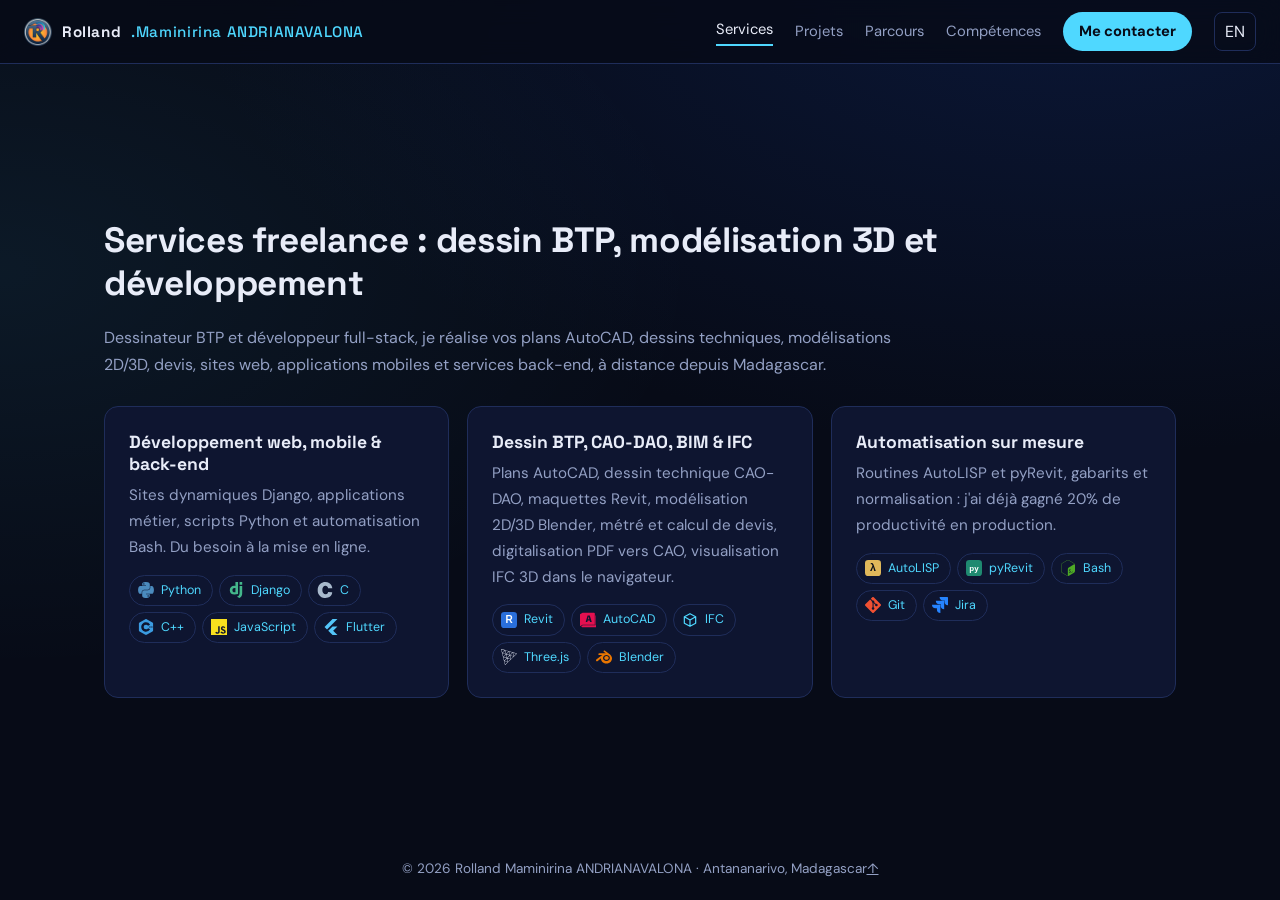
<file: services.html>
<!doctype html>
<html lang="fr">

<head>
  <meta charset="utf-8">
  <meta name="viewport" content="width=device-width, initial-scale=1">
  <title>Rolland Maminirina Andrianavalona – Services Full-Stack &amp; BTP</title>
  <meta name="description" content="Rolland Maminirina Andrianavalona (RCyber Freelancer) : développement full-stack web et mobile, plans AutoCAD, modélisation 2D/3D Blender, devis.">
  <meta name="author" content="Maminirina Rolland Andrianavalona">
  <meta name="robots" content="index, follow, max-image-preview:large, max-snippet:-1">
  <meta name="theme-color" content="#070b17">
  <link rel="canonical" href="https://rollandmami.github.io/services.html">
  <meta property="og:type" content="website">
  <meta property="og:site_name" content="RCyber Freelancer">
  <meta property="og:locale" content="fr_FR">
  <meta property="og:locale:alternate" content="en_US">
  <meta property="og:title" content="Rolland Maminirina Andrianavalona – Services Full-Stack &amp; BTP">
  <meta property="og:description" content="Rolland Maminirina Andrianavalona (RCyber Freelancer) : développement full-stack web et mobile, plans AutoCAD, modélisation 2D/3D Blender, devis.">
  <meta property="og:url" content="https://rollandmami.github.io/services.html">
  <meta property="og:image" content="https://rollandmami.github.io/assets/og-cover.png">
  <meta property="og:image:width" content="1200">
  <meta property="og:image:height" content="630">
  <meta property="og:image:alt" content="Rolland Maminirina Andrianavalona – développeur full-stack et dessinateur BTP, alias RCyber Freelancer">
  <meta name="twitter:card" content="summary_large_image">
  <meta name="twitter:title" content="Rolland Maminirina Andrianavalona – Services Full-Stack &amp; BTP">
  <meta name="twitter:description" content="Rolland Maminirina Andrianavalona (RCyber Freelancer) : développement full-stack web et mobile, plans AutoCAD, modélisation 2D/3D Blender, devis.">
  <meta name="twitter:image" content="https://rollandmami.github.io/assets/og-cover.png">
  <link rel="preconnect" href="https://fonts.googleapis.com">
  <link rel="preconnect" href="https://fonts.gstatic.com" crossorigin>
  <link
    href="https://fonts.googleapis.com/css2?family=DM+Sans:wght@400;500;700&family=Space+Grotesk:wght@500;700&display=swap"
    rel="stylesheet">
  <link rel="stylesheet" href="styles.css">
  <link rel="icon" href="assets/logo_rolland.ico">

  <script type="application/ld+json">
{
 "@context": "https://schema.org",
 "@graph": [
  {
   "@type": "WebPage",
   "@id": "https://rollandmami.github.io/services.html#page",
   "url": "https://rollandmami.github.io/services.html",
   "name": "Rolland Maminirina Andrianavalona – Services Full-Stack &amp; BTP",
   "description": "Rolland Maminirina Andrianavalona (RCyber Freelancer) : développement full-stack web et mobile, plans AutoCAD, modélisation 2D/3D Blender, devis.",
   "inLanguage": "fr",
   "isPartOf": {
    "@id": "https://rollandmami.github.io/#website"
   },
   "about": {
    "@id": "https://rollandmami.github.io/#rolland"
   },
   "primaryImageOfPage": {
    "@type": "ImageObject",
    "url": "https://rollandmami.github.io/assets/og-cover.png"
   }
  },
  {
   "@type": "BreadcrumbList",
   "itemListElement": [
    {
     "@type": "ListItem",
     "position": 1,
     "name": "Accueil",
     "item": "https://rollandmami.github.io/"
    },
    {
     "@type": "ListItem",
     "position": 2,
     "name": "Services",
     "item": "https://rollandmami.github.io/services.html"
    }
   ]
  }
 ]
}
  </script>
</head>

<body>
  <svg width="0" height="0" style="position:absolute" aria-hidden="true">
    <defs>
      <symbol id="i-python" viewBox="0 0 24 24">
        <path fill="#4B8BBE"
          d="M11.858 0c-.978.005-1.913.088-2.736.234C6.7.662 6.26 1.558 6.26 3.21v2.182h5.725v.727H4.111c-1.664 0-3.121 1-3.577 2.903-.526 2.181-.549 3.542 0 5.82.407 1.694 1.379 2.902 3.043 2.902h1.969v-2.616c0-1.89 1.635-3.557 3.576-3.557h5.72c1.591 0 2.862-1.31 2.862-2.91v-5.45c0-1.553-1.309-2.718-2.863-2.977A18 18 0 0 0 11.858 0M8.762 1.755c.591 0 1.074.491 1.074 1.095 0 .601-.483 1.087-1.074 1.087A1.08 1.08 0 0 1 7.688 2.85c0-.604.48-1.095 1.074-1.095m9.656 4.364v2.543c0 1.971-1.671 3.63-3.577 3.63H9.122c-1.566 0-2.862 1.34-2.862 2.91v5.452c0 1.551 1.349 2.464 2.862 2.91 1.813.532 3.55.628 5.72 0 1.44-.418 2.862-1.258 2.862-2.91V18.47h-5.719v-.727h8.582c1.664 0 2.284-1.16 2.862-2.903.598-1.793.573-3.518 0-5.819-.41-1.656-1.196-2.903-2.862-2.903zm-3.216 13.807a1.08 1.08 0 0 1 1.074 1.088c0 .604-.48 1.094-1.074 1.094-.592 0-1.075-.49-1.075-1.094 0-.601.483-1.088 1.075-1.088" />
      </symbol>
      <symbol id="i-django" viewBox="0 0 24 24">
        <path fill="#44B78B"
          d="M11.146 0h3.924v18.166c-2.013.382-3.491.535-5.096.535-4.791 0-7.288-2.166-7.288-6.32 0-4.002 2.65-6.6 6.753-6.6.637 0 1.121.05 1.707.203zm0 9.143a3.894 3.894 0 00-1.325-.204c-1.988 0-3.134 1.223-3.134 3.365 0 2.09 1.096 3.236 3.109 3.236.433 0 .79-.025 1.35-.102V9.142zM21.314 6.06v9.098c0 3.134-.229 4.638-.917 5.937-.637 1.249-1.478 2.039-3.211 2.905l-3.644-1.733c1.733-.815 2.574-1.53 3.109-2.625.561-1.121.739-2.421.739-5.835V6.059h3.924zM17.39.021h3.924v4.026H17.39z" />
      </symbol>
      <symbol id="i-c" viewBox="0 0 24 24">
        <path fill="#A8B9CC"
          d="M16.5921 9.1962s-.354-3.298-3.627-3.39c-3.2741-.09-4.9552 2.474-4.9552 6.14 0 3.6651 1.858 6.5972 5.0451 6.5972 3.184 0 3.5381-3.665 3.5381-3.665l6.1041.365s.36 3.31-2.196 5.836c-2.552 2.5241-5.6901 2.9371-7.8762 2.9201-2.19-.017-5.2261.034-8.1602-2.97-2.938-3.0101-3.436-5.9302-3.436-8.8002 0-2.8701.556-6.6702 4.047-9.5502C7.444.72 9.849 0 12.254 0c10.0422 0 10.7172 9.2602 10.7172 9.2602z" />
      </symbol>
      <symbol id="i-cpp" viewBox="0 0 24 24">
        <path fill="#3B9BE0"
          d="M22.394 6c-.167-.29-.398-.543-.652-.69L12.926.22c-.509-.294-1.34-.294-1.848 0L2.26 5.31c-.508.293-.923 1.013-.923 1.6v10.18c0 .294.104.62.271.91.167.29.398.543.652.69l8.816 5.09c.508.293 1.34.293 1.848 0l8.816-5.09c.254-.147.485-.4.652-.69.167-.29.27-.616.27-.91V6.91c.003-.294-.1-.62-.268-.91zM12 19.11c-3.92 0-7.109-3.19-7.109-7.11 0-3.92 3.19-7.11 7.11-7.11a7.133 7.133 0 016.156 3.553l-3.076 1.78a3.567 3.567 0 00-3.08-1.78A3.56 3.56 0 008.444 12 3.56 3.56 0 0012 15.555a3.57 3.57 0 003.08-1.778l3.078 1.78A7.135 7.135 0 0112 19.11zm7.11-6.715h-.79v.79h-.79v-.79h-.79v-.79h.79v-.79h.79v.79h.79zm2.962 0h-.79v.79h-.79v-.79h-.79v-.79h.79v-.79h.79v.79h.79z" />
      </symbol>
      <symbol id="i-js" viewBox="0 0 24 24">
        <path fill="#F7DF1E"
          d="M0 0h24v24H0V0zm22.034 18.276c-.175-1.095-.888-2.015-3.003-2.873-.736-.345-1.554-.585-1.797-1.14-.091-.33-.105-.51-.046-.705.15-.646.915-.84 1.515-.66.39.12.75.42.976.9 1.034-.676 1.034-.676 1.755-1.125-.27-.42-.404-.601-.586-.78-.63-.705-1.469-1.065-2.834-1.034l-.705.089c-.676.165-1.32.525-1.71 1.005-1.14 1.291-.811 3.541.569 4.471 1.365 1.02 3.361 1.244 3.616 2.205.24 1.17-.87 1.545-1.966 1.41-.811-.18-1.26-.586-1.755-1.336l-1.83 1.051c.21.48.45.689.81 1.109 1.74 1.756 6.09 1.666 6.871-1.004.029-.09.24-.705.074-1.65l.046.067zm-8.983-7.245h-2.248c0 1.938-.009 3.864-.009 5.805 0 1.232.063 2.363-.138 2.711-.33.689-1.18.601-1.566.48-.396-.196-.597-.466-.83-.855-.063-.105-.11-.196-.127-.196l-1.825 1.125c.305.63.75 1.172 1.324 1.517.855.51 2.004.675 3.207.405.783-.226 1.458-.691 1.811-1.411.51-.93.402-2.07.397-3.346.012-2.054 0-4.109 0-6.179l.004-.056z" />
      </symbol>
      <symbol id="i-html" viewBox="0 0 24 24">
        <path fill="#E34F26"
          d="M1.5 0h21l-1.91 21.563L11.977 24l-8.564-2.438L1.5 0zm7.031 9.75l-.232-2.718 10.059.003.23-2.622L5.412 4.41l.698 8.01h9.126l-.326 3.426-2.91.804-2.955-.81-.188-2.11H6.248l.33 4.171L12 19.351l5.379-1.443.744-8.157H8.531z" />
      </symbol>
      <symbol id="i-sqlite" viewBox="0 0 24 24">
        <path fill="#0F80CC"
          d="M21.678.521c-1.032-.92-2.28-.55-3.513.544a8.71 8.71 0 0 0-.547.535c-2.109 2.237-4.066 6.38-4.674 9.544.237.48.422 1.093.544 1.561a13.044 13.044 0 0 1 .164.703s-.019-.071-.096-.296l-.05-.146a1.689 1.689 0 0 0-.033-.08c-.138-.32-.518-.995-.686-1.289-.143.423-.27.818-.376 1.176.484.884.778 2.4.778 2.4s-.025-.099-.147-.442c-.107-.303-.644-1.244-.772-1.464-.217.804-.304 1.346-.226 1.478.152.256.296.698.422 1.186.286 1.1.485 2.44.485 2.44l.017.224a22.41 22.41 0 0 0 .056 2.748c.095 1.146.273 2.13.5 2.657l.155-.084c-.334-1.038-.47-2.399-.41-3.967.09-2.398.642-5.29 1.661-8.304 1.723-4.55 4.113-8.201 6.3-9.945-1.993 1.8-4.692 7.63-5.5 9.788-.904 2.416-1.545 4.684-1.931 6.857.666-2.037 2.821-2.912 2.821-2.912s1.057-1.304 2.292-3.166c-.74.169-1.955.458-2.362.629-.6.251-.762.337-.762.337s1.945-1.184 3.613-1.72C21.695 7.9 24.195 2.767 21.678.521m-18.573.543A1.842 1.842 0 0 0 1.27 2.9v16.608a1.84 1.84 0 0 0 1.835 1.834h9.418a22.953 22.953 0 0 1-.052-2.707c-.006-.062-.011-.141-.016-.2a27.01 27.01 0 0 0-.473-2.378c-.121-.47-.275-.898-.369-1.057-.116-.197-.098-.31-.097-.432 0-.12.015-.245.037-.386a9.98 9.98 0 0 1 .234-1.045l.217-.028c-.017-.035-.014-.065-.031-.097l-.041-.381a32.8 32.8 0 0 1 .382-1.194l.2-.019c-.008-.016-.01-.038-.018-.053l-.043-.316c.63-3.28 2.587-7.443 4.8-9.791.066-.069.133-.128.198-.194Z" />
      </symbol>
      <symbol id="i-bootstrap" viewBox="0 0 24 24">
        <path fill="#8A63D2"
          d="M11.77 11.24H9.956V8.202h2.152c1.17 0 1.834.522 1.834 1.466 0 1.008-.773 1.572-2.174 1.572zm.324 1.206H9.957v3.348h2.231c1.459 0 2.232-.585 2.232-1.685s-.795-1.663-2.326-1.663zM24 11.39v1.218c-1.128.108-1.817.944-2.226 2.268-.407 1.319-.463 2.937-.42 4.186.045 1.3-.968 2.5-2.337 2.5H4.985c-1.37 0-2.383-1.2-2.337-2.5.043-1.249-.013-2.867-.42-4.186-.41-1.324-1.1-2.16-2.228-2.268V11.39c1.128-.108 1.819-.944 2.227-2.268.408-1.319.464-2.937.42-4.186-.045-1.3.968-2.5 2.338-2.5h14.032c1.37 0 2.382 1.2 2.337 2.5-.043 1.249.013 2.867.42 4.186.409 1.324 1.098 2.16 2.226 2.268zm-7.927 2.817c0-1.354-.953-2.333-2.368-2.488v-.057c1.04-.169 1.856-1.135 1.856-2.213 0-1.537-1.213-2.538-3.062-2.538h-4.16v10.172h4.181c2.218 0 3.553-1.086 3.553-2.876z" />
      </symbol>
      <symbol id="i-flutter" viewBox="0 0 24 24">
        <path fill="#54C5F8"
          d="M14.314 0L2.3 12 6 15.7 21.684.013h-7.357zm.014 11.072L7.857 17.53l6.47 6.47H21.7l-6.46-6.468 6.46-6.46h-7.37z" />
      </symbol>
      <symbol id="i-git" viewBox="0 0 24 24">
        <path fill="#F05032"
          d="M13.09 23.549a1.54 1.54 0 0 1-2.18 0L.451 13.089a1.54 1.54 0 0 1 0-2.179l7.191-7.19 2.733 2.733a1.85 1.85 0 0 0 .964 2.326v6.66a1.849 1.849 0 1 0 1.54 0V8.957l2.508 2.508a1.85 1.85 0 1 0 1.09-1.09l-2.634-2.634a1.85 1.85 0 0 0-2.378-2.377L8.73 2.63 10.91.451a1.54 1.54 0 0 1 2.179 0l10.459 10.46a1.54 1.54 0 0 1 0 2.179z" />
      </symbol>
      <symbol id="i-linux" viewBox="0 0 24 24">
        <path fill="#FCC624"
          d="M12.504 0c-.155 0-.315.008-.48.021-4.226.333-3.105 4.807-3.17 6.298-.076 1.092-.3 1.953-1.05 3.02-.885 1.051-2.127 2.75-2.716 4.521-.278.832-.41 1.684-.287 2.489a.424.424 0 00-.11.135c-.26.268-.45.6-.663.839-.199.199-.485.267-.797.4-.313.136-.658.269-.864.68-.09.189-.136.394-.132.602 0 .199.027.4.055.536.058.399.116.728.04.97-.249.68-.28 1.145-.106 1.484.174.334.535.47.94.601.81.2 1.91.135 2.774.6.926.466 1.866.67 2.616.47.526-.116.97-.464 1.208-.946.587-.003 1.23-.269 2.26-.334.699-.058 1.574.267 2.577.2.025.134.063.198.114.333l.003.003c.391.778 1.113 1.132 1.884 1.071.771-.06 1.592-.536 2.257-1.306.631-.765 1.683-1.084 2.378-1.503.348-.199.629-.469.649-.853.023-.4-.2-.811-.714-1.376v-.097l-.003-.003c-.17-.2-.25-.535-.338-.926-.085-.401-.182-.786-.492-1.046h-.003c-.059-.054-.123-.067-.188-.135a.357.357 0 00-.19-.064c.431-1.278.264-2.55-.173-3.694-.533-1.41-1.465-2.638-2.175-3.483-.796-1.005-1.576-1.957-1.56-3.368.026-2.152.236-6.133-3.544-6.139zm.529 3.405h.013c.213 0 .396.062.584.198.19.135.33.332.438.533.105.259.158.459.166.724 0-.02.006-.04.006-.06v.105a.086.086 0 01-.004-.021l-.004-.024a1.807 1.807 0 01-.15.706.953.953 0 01-.213.335.71.71 0 00-.088-.042c-.104-.045-.198-.064-.284-.133a1.312 1.312 0 00-.22-.066c.05-.06.146-.133.183-.198.053-.128.082-.264.088-.402v-.02a1.21 1.21 0 00-.061-.4c-.045-.134-.101-.2-.183-.333-.084-.066-.167-.132-.267-.132h-.016c-.093 0-.176.03-.262.132a.8.8 0 00-.205.334 1.18 1.18 0 00-.09.4v.019c.002.089.008.179.02.267-.193-.067-.438-.135-.607-.202a1.635 1.635 0 01-.018-.2v-.02a1.772 1.772 0 01.15-.768c.082-.22.232-.406.43-.533a.985.985 0 01.594-.2zm-2.962.059h.036c.142 0 .27.048.399.135.146.129.264.288.344.465.09.199.14.4.153.667v.004c.007.134.006.2-.002.266v.08c-.03.007-.056.018-.083.024-.152.055-.274.135-.393.2.012-.09.013-.18.003-.267v-.015c-.012-.133-.04-.2-.082-.333a.613.613 0 00-.166-.267.248.248 0 00-.183-.064h-.021c-.071.006-.13.04-.186.132a.552.552 0 00-.12.27.944.944 0 00-.023.33v.015c.012.135.037.2.08.334.046.134.098.2.166.268.01.009.02.018.034.024-.07.057-.117.07-.176.136a.304.304 0 01-.131.068 2.62 2.62 0 01-.275-.402 1.772 1.772 0 01-.155-.667 1.759 1.759 0 01.08-.668 1.43 1.43 0 01.283-.535c.128-.133.26-.2.418-.2zm1.37 1.706c.332 0 .733.065 1.216.399.293.2.523.269 1.052.468h.003c.255.136.405.266.478.399v-.131a.571.571 0 01.016.47c-.123.31-.516.643-1.063.842v.002c-.268.135-.501.333-.775.465-.276.135-.588.292-1.012.267a1.139 1.139 0 01-.448-.067 3.566 3.566 0 01-.322-.198c-.195-.135-.363-.332-.612-.465v-.005h-.005c-.4-.246-.616-.512-.686-.71-.07-.268-.005-.47.193-.6.224-.135.38-.271.483-.336.104-.074.143-.102.176-.131h.002v-.003c.169-.202.436-.47.839-.601.139-.036.294-.065.466-.065zm2.8 2.142c.358 1.417 1.196 3.475 1.735 4.473.286.534.855 1.659 1.102 3.024.156-.005.33.018.513.064.646-1.671-.546-3.467-1.089-3.966-.22-.2-.232-.335-.123-.335.59.534 1.365 1.572 1.646 2.757.13.535.16 1.104.021 1.67.067.028.135.06.205.067 1.032.534 1.413.938 1.23 1.537v-.043c-.06-.003-.12 0-.18 0h-.016c.151-.467-.182-.825-1.065-1.224-.915-.4-1.646-.336-1.77.465-.008.043-.013.066-.018.135-.068.023-.139.053-.209.064-.43.268-.662.669-.793 1.187-.13.533-.17 1.156-.205 1.869v.003c-.02.334-.17.838-.319 1.35-1.5 1.072-3.58 1.538-5.348.334a2.645 2.645 0 00-.402-.533 1.45 1.45 0 00-.275-.333c.182 0 .338-.03.465-.067a.615.615 0 00.314-.334c.108-.267 0-.697-.345-1.163-.345-.467-.931-.995-1.788-1.521-.63-.4-.986-.87-1.15-1.396-.165-.534-.143-1.085-.015-1.645.245-1.07.873-2.11 1.274-2.763.107-.065.037.135-.408.974-.396.751-1.14 2.497-.122 3.854a8.123 8.123 0 01.647-2.876c.564-1.278 1.743-3.504 1.836-5.268.048.036.217.135.289.202.218.133.38.333.59.465.21.201.477.335.876.335.039.003.075.006.11.006.412 0 .73-.134.997-.268.29-.134.52-.334.74-.4h.005c.467-.135.835-.402 1.044-.7zm2.185 8.958c.037.6.343 1.245.882 1.377.588.134 1.434-.333 1.791-.765l.211-.01c.315-.007.577.01.847.268l.003.003c.208.199.305.53.391.876.085.4.154.78.409 1.066.486.527.645.906.636 1.14l.003-.007v.018l-.003-.012c-.015.262-.185.396-.498.595-.63.401-1.746.712-2.457 1.57-.618.737-1.37 1.14-2.036 1.191-.664.053-1.237-.2-1.574-.898l-.005-.003c-.21-.4-.12-1.025.056-1.69.176-.668.428-1.344.463-1.897.037-.714.076-1.335.195-1.814.12-.465.308-.797.641-.984l.045-.022zm-10.814.049h.01c.053 0 .105.005.157.014.376.055.706.333 1.023.752l.91 1.664.003.003c.243.533.754 1.064 1.189 1.637.434.598.77 1.131.729 1.57v.006c-.057.744-.48 1.148-1.125 1.294-.645.135-1.52.002-2.395-.464-.968-.536-2.118-.469-2.857-.602-.369-.066-.61-.2-.723-.4-.11-.2-.113-.602.123-1.23v-.004l.002-.003c.117-.334.03-.752-.027-1.118-.055-.401-.083-.71.043-.94.16-.334.396-.4.69-.533.294-.135.64-.202.915-.47h.002v-.002c.256-.268.445-.601.668-.838.19-.201.38-.336.663-.336zm7.159-9.074c-.435.201-.945.535-1.488.535-.542 0-.97-.267-1.28-.466-.154-.134-.28-.268-.373-.335-.164-.134-.144-.333-.074-.333.109.016.129.134.199.2.096.066.215.2.36.333.292.2.68.467 1.167.467.485 0 1.053-.267 1.398-.466.195-.135.445-.334.648-.467.156-.136.149-.267.279-.267.128.016.034.134-.147.332a8.097 8.097 0 01-.69.468zm-1.082-1.583V5.64c-.006-.02.013-.042.029-.05.074-.043.18-.027.26.004.063 0 .16.067.15.135-.006.049-.085.066-.135.066-.055 0-.092-.043-.141-.068-.052-.018-.146-.008-.163-.065zm-.551 0c-.02.058-.113.049-.166.066-.047.025-.086.068-.14.068-.05 0-.13-.02-.136-.068-.01-.066.088-.133.15-.133.08-.031.184-.047.259-.005.019.009.036.03.03.05v.02h.003z" />
      </symbol>
      <symbol id="i-bash" viewBox="0 0 24 24">
        <path fill="#4EAA25"
          d="M21.038,4.9l-7.577-4.498C13.009,0.134,12.505,0,12,0c-0.505,0-1.009,0.134-1.462,0.403L2.961,4.9 C2.057,5.437,1.5,6.429,1.5,7.503v8.995c0,1.073,0.557,2.066,1.462,2.603l7.577,4.497C10.991,23.866,11.495,24,12,24 c0.505,0,1.009-0.134,1.461-0.402l7.577-4.497c0.904-0.537,1.462-1.529,1.462-2.603V7.503C22.5,6.429,21.943,5.437,21.038,4.9z M15.17,18.946l0.013,0.646c0.001,0.078-0.05,0.167-0.111,0.198l-0.383,0.22c-0.061,0.031-0.111-0.007-0.112-0.085L14.57,19.29 c-0.328,0.136-0.66,0.169-0.872,0.084c-0.04-0.016-0.057-0.075-0.041-0.142l0.139-0.584c0.011-0.046,0.036-0.092,0.069-0.121 c0.012-0.011,0.024-0.02,0.036-0.026c0.022-0.011,0.043-0.014,0.062-0.006c0.229,0.077,0.521,0.041,0.802-0.101 c0.357-0.181,0.596-0.545,0.592-0.907c-0.003-0.328-0.181-0.465-0.613-0.468c-0.55,0.001-1.064-0.107-1.072-0.917 c-0.007-0.667,0.34-1.361,0.889-1.8l-0.007-0.652c-0.001-0.08,0.048-0.168,0.111-0.2l0.37-0.236 c0.061-0.031,0.111,0.007,0.112,0.087l0.006,0.653c0.273-0.109,0.511-0.138,0.726-0.088c0.047,0.012,0.067,0.076,0.048,0.151 l-0.144,0.578c-0.011,0.044-0.036,0.088-0.065,0.116c-0.012,0.012-0.025,0.021-0.038,0.028c-0.019,0.01-0.038,0.013-0.057,0.009 c-0.098-0.022-0.332-0.073-0.699,0.113c-0.385,0.195-0.52,0.53-0.517,0.778c0.003,0.297,0.155,0.387,0.681,0.396 c0.7,0.012,1.003,0.318,1.01,1.023C16.105,17.747,15.736,18.491,15.17,18.946z M19.143,17.859c0,0.06-0.008,0.116-0.058,0.145 l-1.916,1.164c-0.05,0.029-0.09,0.004-0.09-0.056v-0.494c0-0.06,0.037-0.093,0.087-0.122l1.887-1.129 c0.05-0.029,0.09-0.004,0.09,0.056V17.859z M20.459,6.797l-7.168,4.427c-0.894,0.523-1.553,1.109-1.553,2.187v8.833 c0,0.645,0.26,1.063,0.66,1.184c-0.131,0.023-0.264,0.039-0.398,0.039c-0.42,0-0.833-0.114-1.197-0.33L3.226,18.64 c-0.741-0.44-1.201-1.261-1.201-2.142V7.503c0-0.881,0.46-1.702,1.201-2.142l7.577-4.498c0.363-0.216,0.777-0.33,1.197-0.33 c0.419,0,0.833,0.114,1.197,0.33l7.577,4.498c0.624,0.371,1.046,1.013,1.164,1.732C21.686,6.557,21.12,6.411,20.459,6.797z" />
      </symbol>
      <symbol id="i-jira" viewBox="0 0 24 24">
        <path fill="#2684FF"
          d="M11.571 11.513H0a5.218 5.218 0 0 0 5.232 5.215h2.13v2.057A5.215 5.215 0 0 0 12.575 24V12.518a1.005 1.005 0 0 0-1.005-1.005zm5.723-5.756H5.736a5.215 5.215 0 0 0 5.215 5.214h2.129v2.058a5.218 5.218 0 0 0 5.215 5.214V6.758a1.001 1.001 0 0 0-1.001-1.001zM23.013 0H11.455a5.215 5.215 0 0 0 5.215 5.215h2.129v2.057A5.215 5.215 0 0 0 24 12.483V1.005A1.001 1.001 0 0 0 23.013 0Z" />
      </symbol>
      <symbol id="i-blender" viewBox="0 0 24 24">
        <path fill="#EA7600"
          d="M12.51 13.214c.046-.8.438-1.506 1.03-2.006a3.424 3.424 0 0 1 2.212-.79c.85 0 1.631.3 2.211.79.592.5.983 1.206 1.028 2.005.045.823-.285 1.586-.865 2.153a3.389 3.389 0 0 1-2.374.938 3.393 3.393 0 0 1-2.376-.938c-.58-.567-.91-1.33-.865-2.152M7.35 14.831c.006.314.106.922.256 1.398a7.372 7.372 0 0 0 1.593 2.757 8.227 8.227 0 0 0 2.787 2.001 8.947 8.947 0 0 0 3.66.76 8.964 8.964 0 0 0 3.657-.772 8.285 8.285 0 0 0 2.785-2.01 7.428 7.428 0 0 0 1.592-2.762 6.964 6.964 0 0 0 .25-3.074 7.123 7.123 0 0 0-1.016-2.779 7.764 7.764 0 0 0-1.852-2.043h.002L13.566 2.55l-.02-.015c-.492-.378-1.319-.376-1.86.002-.547.382-.609 1.015-.123 1.415l-.001.001 3.126 2.543-9.53.01h-.013c-.788.001-1.545.518-1.695 1.172-.154.665.38 1.217 1.2 1.22V8.9l4.83-.01-8.62 6.617-.034.025c-.813.622-1.075 1.658-.563 2.313.52.667 1.625.668 2.447.004L7.414 14s-.069.52-.063.831zm12.09 1.741c-.97.988-2.326 1.548-3.795 1.55-1.47.004-2.827-.552-3.797-1.538a4.51 4.51 0 0 1-1.036-1.622 4.282 4.282 0 0 1 .282-3.519 4.702 4.702 0 0 1 1.153-1.371c.942-.768 2.141-1.183 3.396-1.185 1.256-.002 2.455.41 3.398 1.175.48.391.87.854 1.152 1.367a4.28 4.28 0 0 1 .522 1.706 4.236 4.236 0 0 1-.239 1.811 4.54 4.54 0 0 1-1.035 1.626" />
      </symbol>
      <symbol id="i-three" viewBox="0 0 24 24">
        <path fill="#E8ECF8"
          d="M.38 0a.268.268 0 0 0-.256.332l2.894 11.716a.268.268 0 0 0 .01.04l2.89 11.708a.268.268 0 0 0 .447.128L23.802 7.15a.268.268 0 0 0-.112-.45l-5.784-1.667a.268.268 0 0 0-.123-.035L6.38 1.715a.268.268 0 0 0-.144-.04L.456.01A.268.268 0 0 0 .38 0zm.374.654L5.71 2.08 1.99 5.664zM6.61 2.34l4.864 1.4-3.65 3.515zm-.522.12l1.217 4.926-4.877-1.4zm6.28 1.538l4.878 1.404-3.662 3.53zm-.52.13l1.208 4.9-4.853-1.392zm6.3 1.534l4.947 1.424-3.715 3.574zm-.524.12l1.215 4.926-4.876-1.398zm-15.432.696l4.964 1.424-3.726 3.586zM8.047 8.15l4.877 1.4-3.66 3.527zm-.518.137l1.236 5.017-4.963-1.432zm6.274 1.535l4.965 1.425-3.73 3.586zm-.52.127l1.235 5.012-4.958-1.43zm-9.63 2.438l4.873 1.406-3.656 3.523zm5.854 1.687l4.863 1.403-3.648 3.51zm-.54.04l1.214 4.927-4.875-1.4zm-3.896 4.02l5.037 1.442-3.782 3.638z" />
      </symbol>
      <symbol id="i-sheets" viewBox="0 0 24 24">
        <path fill="#34A853"
          d="M11.318 12.545H7.91v-1.909h3.41v1.91zM14.728 0v6h6l-6-6zm1.363 10.636h-3.41v1.91h3.41v-1.91zm0 3.273h-3.41v1.91h3.41v-1.91zM20.727 6.5v15.864c0 .904-.732 1.636-1.636 1.636H4.909a1.636 1.636 0 0 1-1.636-1.636V1.636C3.273.732 4.005 0 4.909 0h9.318v6.5h6.5zm-3.273 2.773H6.545v7.909h10.91v-7.91zm-6.136 4.636H7.91v1.91h3.41v-1.91z" />
      </symbol>
      <symbol id="i-autocad" viewBox="0 0 24 24">
        <path fill="#E51050"
          d="M3.8672 1.0527v.0157L0 3.3848v17.914l3.8965-2.332h18.3398V2.3301c0-.702-.5773-1.2774-1.2793-1.2774H3.8672zm7.5058 4.0098h3.3008l2.9844 9.9512h-2.5879l-.5683-2.1895h-2.9844l-.5703 2.1621h-2.416l2.8417-9.9238zm11.8633.0273v14.877H4.172l-2.0684 1.2383v.4648c0 .702.5793 1.2774 1.2813 1.2774H24V5.0898h-.7637zM12.9668 6.6816l-.9941 4.3243h2.0468l-1.0527-4.3243z" />
      </symbol>
      <symbol id="i-archicad" viewBox="0 0 24 24">
        <path fill="#5B84E0"
          d="M22.5896 16.3222c-.779 0-1.4104-.6315-1.4104-1.4105 0-.779.6314-1.4104 1.4104-1.4104S24 14.1328 24 14.9117c0 .779-.6315 1.4105-1.4104 1.4105zM.1507 19.8272c-.35.6959-.0696 1.5438.6263 1.8938.6959.35 1.5438.0695 1.8938-.6263 0 0 7.8494-16.0114 14.2545-16.1487 4.2299-.0907 4.2313 5.642 4.2313 5.642 0 .779.6314 1.4104 1.4104 1.4104s1.4104-.6314 1.4104-1.4104c0 0 .0566-8.3813-7.0196-8.4569C8.7634 1.8711.1507 19.8272.1507 19.8272z" />
      </symbol>
      <symbol id="i-revit" viewBox="0 0 24 24">
        <rect width="24" height="24" rx="5" fill="#2A6FDB" /><text x="12" y="16.5" text-anchor="middle"
          font-family="Arial,sans-serif" font-weight="700" font-size="15" fill="#fff">R</text>
      </symbol>
      <symbol id="i-pyrevit" viewBox="0 0 24 24">
        <rect width="24" height="24" rx="5" fill="#1F8A70" /><text x="12" y="16.5" text-anchor="middle"
          font-family="Arial,sans-serif" font-weight="700" font-size="12" fill="#fff">py</text>
      </symbol>
      <symbol id="i-autolisp" viewBox="0 0 24 24">
        <rect width="24" height="24" rx="5" fill="#E0B85A" /><text x="12" y="16.5" text-anchor="middle"
          font-family="Arial,sans-serif" font-weight="700" font-size="16" fill="#070b17">λ</text>
      </symbol>
      <symbol id="i-ifc" viewBox="0 0 24 24">
        <path fill="none" stroke="#4FD8FF" stroke-width="1.8" stroke-linejoin="round"
          d="M12 2.5l8.5 4.5v10L12 21.5 3.5 17V7zM12 12l8.5-5M12 12L3.5 7M12 12v9.5" />
      </symbol>
      <symbol id="i-erp" viewBox="0 0 24 24">
        <g fill="#8C97C4">
          <rect x="3" y="3" width="8" height="8" rx="2" />
          <rect x="13" y="3" width="8" height="8" rx="2" />
          <rect x="3" y="13" width="8" height="8" rx="2" />
          <rect x="13" y="13" width="8" height="8" rx="2" />
        </g>
      </symbol>
    </defs>
  </svg>
  <header class="top">
    <a class="brand" href="index.html" aria-label="Accueil"><img src="assets/logo_rolland.ico" alt="" width="28"
        height="28">Rolland<b>.Maminirina ANDRIANAVALONA</b></a>
    <button class="burger" aria-label="Menu" aria-expanded="false">☰</button>
    <nav aria-label="Navigation principale">
      <a href="services.html" class="active" aria-current="page" data-fr="Services" data-en="Services">Services</a>
      <a href="projects.html" data-fr="Projets" data-en="Projects">Projets</a>
      <a href="experience.html" data-fr="Parcours" data-en="Experience">Parcours</a>
      <a href="skills.html" data-fr="Compétences" data-en="Skills">Compétences</a>
      <a class="cta" href="contact.html" data-fr="Me contacter" data-en="Contact me">Me contacter</a>
      <button class="lang" type="button" aria-label="Switch language">EN</button>
    </nav>
  </header>

  <main>
    <section class="wrap sec" id="services">
      <h1 class="page-title" data-fr="Services freelance : dessin BTP, modélisation 3D et développement" data-en="Freelance services: construction drafting, 3D modelling and development">Services freelance : dessin BTP, modélisation 3D et développement</h1>
      <p class="intro" data-fr="Dessinateur BTP et développeur full-stack, je réalise vos plans AutoCAD, dessins techniques, modélisations 2D/3D, devis, sites web, applications mobiles et services back-end, à distance depuis Madagascar."
        data-en="As a construction draftsman and full-stack developer, I deliver your AutoCAD plans, technical drawings, 2D/3D models, cost estimates, websites, mobile apps and back-end services, remotely from Madagascar.">Dessinateur BTP et développeur full-stack, je réalise vos plans AutoCAD, dessins techniques, modélisations 2D/3D, devis, sites web, applications mobiles et services back-end, à distance depuis Madagascar.</p>
      <div class="grid3">
        <article>
          <h3 data-fr="Développement web, mobile &amp; back-end" data-en="Web, mobile &amp; back-end development">Développement web, mobile &amp; back-end</h3>
          <p data-fr="Sites dynamiques Django, applications métier, scripts Python et automatisation Bash. Du besoin à la mise en ligne."
            data-en="Django web apps, business software, Python scripts and Bash automation. From need to deployment.">
            Sites dynamiques Django, applications métier, scripts Python et automatisation Bash. Du besoin à la mise en
            ligne.</p>
          <div class="chips"><span><svg class="ic" width="16" height="16" aria-hidden="true">
                <use href="#i-python" />
              </svg>Python</span><span><svg class="ic" width="16" height="16" aria-hidden="true">
                <use href="#i-django" />
              </svg>Django</span><span><svg class="ic" width="16" height="16" aria-hidden="true">
                <use href="#i-c" />
              </svg>C</span><span><svg class="ic" width="16" height="16" aria-hidden="true">
                <use href="#i-cpp" />
              </svg>C++</span><span><svg class="ic" width="16" height="16" aria-hidden="true">
                <use href="#i-js" />
              </svg>JavaScript</span><span><svg class="ic" width="16" height="16" aria-hidden="true">
                <use href="#i-flutter" />
              </svg>Flutter</span></div>
        </article>
        <article>
          <h3 data-fr="Dessin BTP, CAO-DAO, BIM &amp; IFC" data-en="Construction drafting, CAD/DAO, BIM &amp; IFC">Dessin BTP, CAO-DAO, BIM &amp; IFC</h3>
          <p data-fr="Plans AutoCAD, dessin technique CAO-DAO, maquettes Revit, modélisation 2D/3D Blender, métré et calcul de devis, digitalisation PDF vers CAO, visualisation IFC 3D dans le navigateur."
            data-en="AutoCAD plans, CAD/DAO technical drawing, Revit models, 2D/3D Blender modelling, quantity take-off and cost estimating, PDF-to-CAD digitization, 3D IFC visualization in the browser.">
            Plans AutoCAD, dessin technique CAO-DAO, maquettes Revit, modélisation 2D/3D Blender, métré et calcul de devis, digitalisation PDF vers CAO, visualisation IFC 3D dans le navigateur.</p>
          <div class="chips"><span><svg class="ic" width="16" height="16" aria-hidden="true">
                <use href="#i-revit" />
              </svg>Revit</span><span><svg class="ic" width="16" height="16" aria-hidden="true">
                <use href="#i-autocad" />
              </svg>AutoCAD</span><span><svg class="ic" width="16" height="16" aria-hidden="true">
                <use href="#i-ifc" />
              </svg>IFC</span><span><svg class="ic" width="16" height="16" aria-hidden="true">
                <use href="#i-three" />
              </svg>Three.js</span><span><svg class="ic" width="16" height="16" aria-hidden="true">
                <use href="#i-blender" />
              </svg>Blender</span></div>
        </article>
        <article>
          <h3>Automatisation sur mesure</h3>
          <p data-fr="Routines AutoLISP et pyRevit, gabarits et normalisation : j'ai déjà gagné 20% de productivité en production."
            data-en="AutoLISP and pyRevit routines, templates and standardization: I already delivered a 20% productivity gain.">
            Routines AutoLISP et pyRevit, gabarits et normalisation : j'ai déjà gagné 20% de productivité en production.
          </p>
          <div class="chips"><span><svg class="ic" width="16" height="16" aria-hidden="true">
                <use href="#i-autolisp" />
              </svg>AutoLISP</span><span><svg class="ic" width="16" height="16" aria-hidden="true">
                <use href="#i-pyrevit" />
              </svg>pyRevit</span><span><svg class="ic" width="16" height="16" aria-hidden="true">
                <use href="#i-bash" />
              </svg>Bash</span><span><svg class="ic" width="16" height="16" aria-hidden="true">
                <use href="#i-git" />
              </svg>Git</span><span><svg class="ic" width="16" height="16" aria-hidden="true">
                <use href="#i-jira" />
              </svg>Jira</span></div>
        </article>
      </div>
    </section>
  </main>
  <footer class="wrap foot"><span>© <span id="year"></span> Rolland Maminirina ANDRIANAVALONA · Antananarivo, Madagascar</span><a
      href="#" aria-label="Haut de page">↑</a></footer>
  <script src="script.js"></script>
</body>

</html>
</file>
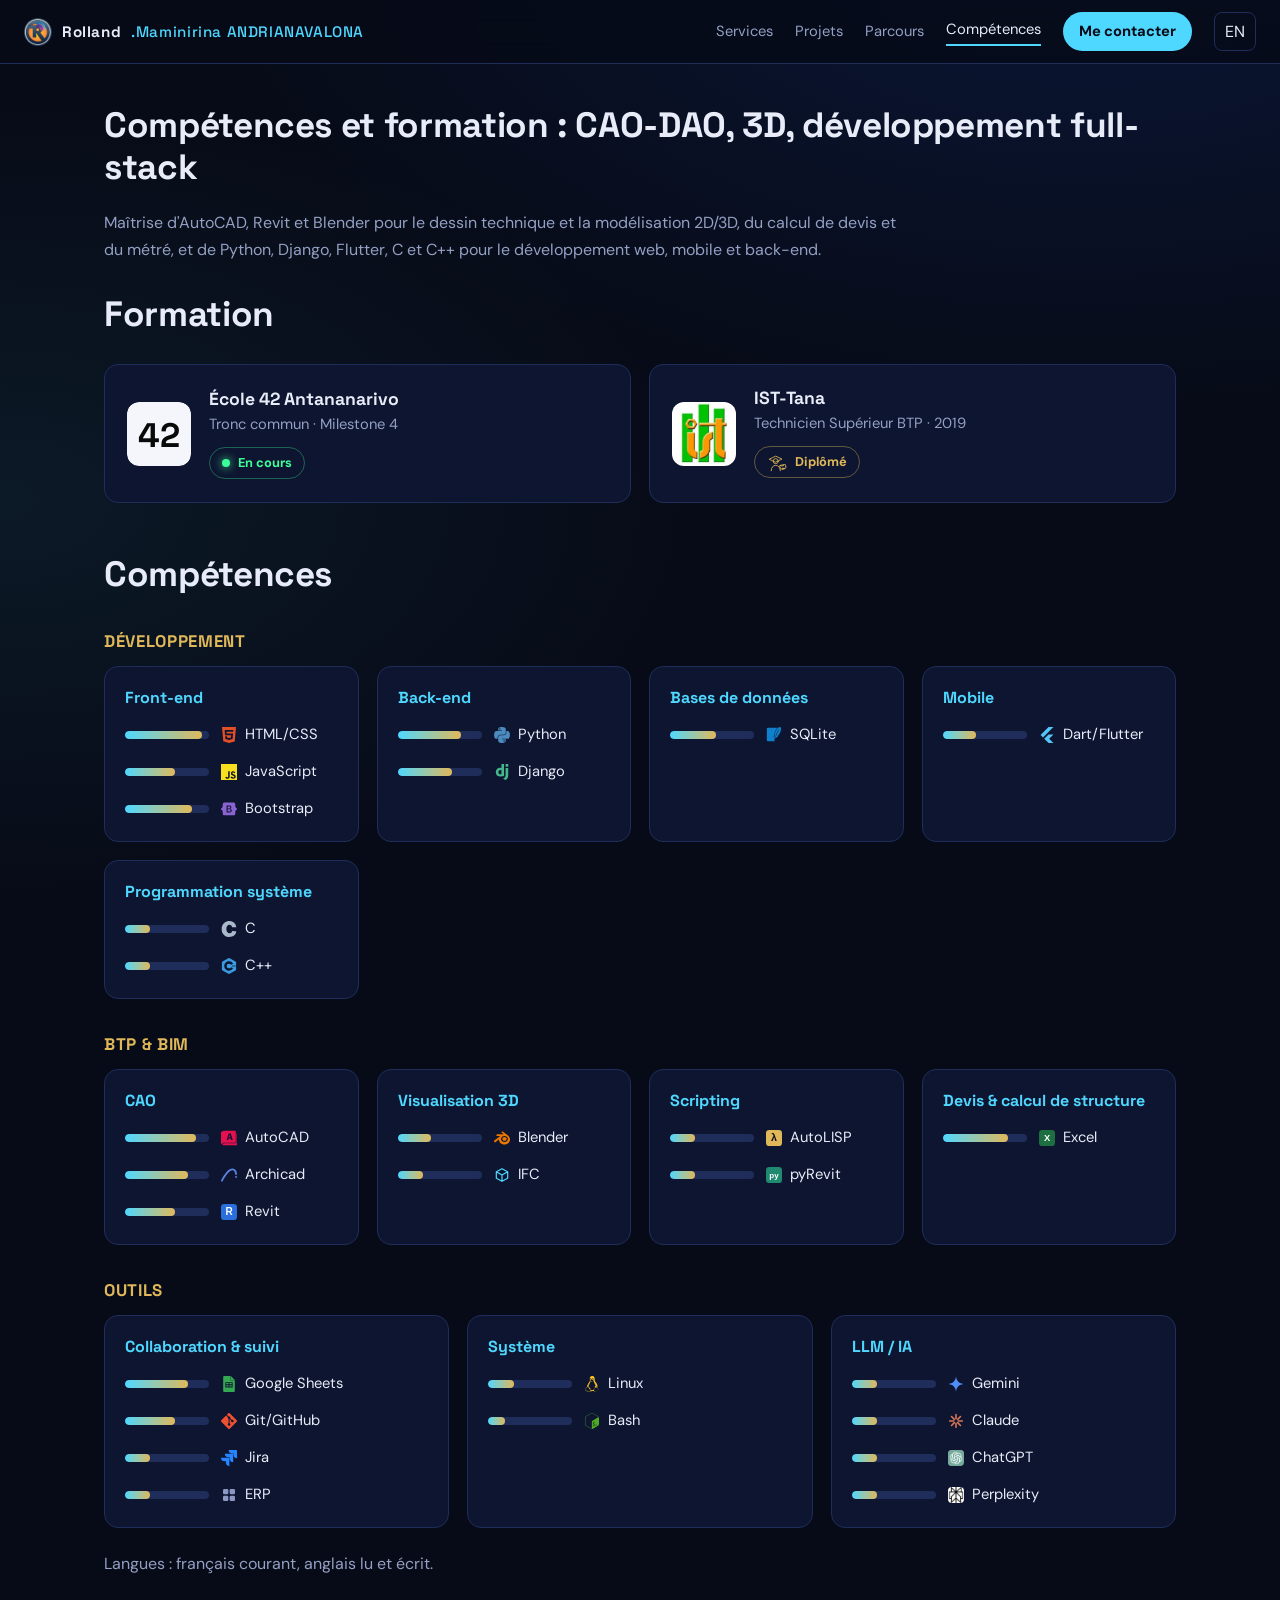
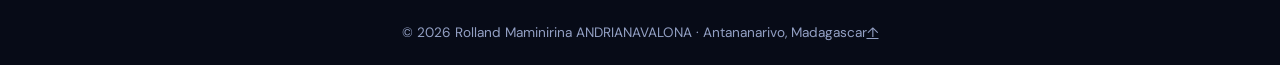
<file: skills.html>
<!doctype html>
<html lang="fr">

<head>
  <meta charset="utf-8">
  <meta name="viewport" content="width=device-width, initial-scale=1">
  <title>Rolland Maminirina Andrianavalona – Compétences Full-Stack, CAO</title>
  <meta name="description" content="Compétences de Rolland Maminirina Andrianavalona : full-stack (Python, Django, Flutter), CAO-DAO (AutoCAD, Revit), Blender 3D, devis BTP.">
  <meta name="author" content="Maminirina Rolland Andrianavalona">
  <meta name="robots" content="index, follow, max-image-preview:large, max-snippet:-1">
  <meta name="theme-color" content="#070b17">
  <link rel="canonical" href="https://rollandmami.github.io/skills.html">
  <meta property="og:type" content="website">
  <meta property="og:site_name" content="RCyber Freelancer">
  <meta property="og:locale" content="fr_FR">
  <meta property="og:locale:alternate" content="en_US">
  <meta property="og:title" content="Rolland Maminirina Andrianavalona – Compétences Full-Stack, CAO">
  <meta property="og:description" content="Compétences de Rolland Maminirina Andrianavalona : full-stack (Python, Django, Flutter), CAO-DAO (AutoCAD, Revit), Blender 3D, devis BTP.">
  <meta property="og:url" content="https://rollandmami.github.io/skills.html">
  <meta property="og:image" content="https://rollandmami.github.io/assets/og-cover.png">
  <meta property="og:image:width" content="1200">
  <meta property="og:image:height" content="630">
  <meta property="og:image:alt" content="Rolland Maminirina Andrianavalona – développeur full-stack et dessinateur BTP, alias RCyber Freelancer">
  <meta name="twitter:card" content="summary_large_image">
  <meta name="twitter:title" content="Rolland Maminirina Andrianavalona – Compétences Full-Stack, CAO">
  <meta name="twitter:description" content="Compétences de Rolland Maminirina Andrianavalona : full-stack (Python, Django, Flutter), CAO-DAO (AutoCAD, Revit), Blender 3D, devis BTP.">
  <meta name="twitter:image" content="https://rollandmami.github.io/assets/og-cover.png">
  <link rel="preconnect" href="https://fonts.googleapis.com">
  <link rel="preconnect" href="https://fonts.gstatic.com" crossorigin>
  <link
    href="https://fonts.googleapis.com/css2?family=DM+Sans:wght@400;500;700&family=Space+Grotesk:wght@500;700&display=swap"
    rel="stylesheet">
  <link rel="stylesheet" href="styles.css">
  <link rel="stylesheet" href="skills.css">
  <link rel="icon" href="assets/logo_rolland.ico">
  <noscript>
    <style>
      .bar i {
        width: calc(var(--p)*1%)
      }
    </style>
  </noscript>
  <script type="application/ld+json">
{
 "@context": "https://schema.org",
 "@graph": [
  {
   "@type": "WebPage",
   "@id": "https://rollandmami.github.io/skills.html#page",
   "url": "https://rollandmami.github.io/skills.html",
   "name": "Rolland Maminirina Andrianavalona – Compétences Full-Stack, CAO",
   "description": "Compétences de Rolland Maminirina Andrianavalona : full-stack (Python, Django, Flutter), CAO-DAO (AutoCAD, Revit), Blender 3D, devis BTP.",
   "inLanguage": "fr",
   "isPartOf": {
    "@id": "https://rollandmami.github.io/#website"
   },
   "about": {
    "@id": "https://rollandmami.github.io/#rolland"
   },
   "primaryImageOfPage": {
    "@type": "ImageObject",
    "url": "https://rollandmami.github.io/assets/og-cover.png"
   }
  },
  {
   "@type": "BreadcrumbList",
   "itemListElement": [
    {
     "@type": "ListItem",
     "position": 1,
     "name": "Accueil",
     "item": "https://rollandmami.github.io/"
    },
    {
     "@type": "ListItem",
     "position": 2,
     "name": "Compétences",
     "item": "https://rollandmami.github.io/skills.html"
    }
   ]
  }
 ]
}
  </script>
</head>

<body>
  <svg width="0" height="0" style="position:absolute" aria-hidden="true">
    <defs>
      <symbol id="i-python" viewBox="0 0 24 24">
        <path fill="#4B8BBE"
          d="M11.858 0c-.978.005-1.913.088-2.736.234C6.7.662 6.26 1.558 6.26 3.21v2.182h5.725v.727H4.111c-1.664 0-3.121 1-3.577 2.903-.526 2.181-.549 3.542 0 5.82.407 1.694 1.379 2.902 3.043 2.902h1.969v-2.616c0-1.89 1.635-3.557 3.576-3.557h5.72c1.591 0 2.862-1.31 2.862-2.91v-5.45c0-1.553-1.309-2.718-2.863-2.977A18 18 0 0 0 11.858 0M8.762 1.755c.591 0 1.074.491 1.074 1.095 0 .601-.483 1.087-1.074 1.087A1.08 1.08 0 0 1 7.688 2.85c0-.604.48-1.095 1.074-1.095m9.656 4.364v2.543c0 1.971-1.671 3.63-3.577 3.63H9.122c-1.566 0-2.862 1.34-2.862 2.91v5.452c0 1.551 1.349 2.464 2.862 2.91 1.813.532 3.55.628 5.72 0 1.44-.418 2.862-1.258 2.862-2.91V18.47h-5.719v-.727h8.582c1.664 0 2.284-1.16 2.862-2.903.598-1.793.573-3.518 0-5.819-.41-1.656-1.196-2.903-2.862-2.903zm-3.216 13.807a1.08 1.08 0 0 1 1.074 1.088c0 .604-.48 1.094-1.074 1.094-.592 0-1.075-.49-1.075-1.094 0-.601.483-1.088 1.075-1.088" />
      </symbol>
      <symbol id="i-django" viewBox="0 0 24 24">
        <path fill="#44B78B"
          d="M11.146 0h3.924v18.166c-2.013.382-3.491.535-5.096.535-4.791 0-7.288-2.166-7.288-6.32 0-4.002 2.65-6.6 6.753-6.6.637 0 1.121.05 1.707.203zm0 9.143a3.894 3.894 0 00-1.325-.204c-1.988 0-3.134 1.223-3.134 3.365 0 2.09 1.096 3.236 3.109 3.236.433 0 .79-.025 1.35-.102V9.142zM21.314 6.06v9.098c0 3.134-.229 4.638-.917 5.937-.637 1.249-1.478 2.039-3.211 2.905l-3.644-1.733c1.733-.815 2.574-1.53 3.109-2.625.561-1.121.739-2.421.739-5.835V6.059h3.924zM17.39.021h3.924v4.026H17.39z" />
      </symbol>
      <symbol id="i-c" viewBox="0 0 24 24">
        <path fill="#A8B9CC"
          d="M16.5921 9.1962s-.354-3.298-3.627-3.39c-3.2741-.09-4.9552 2.474-4.9552 6.14 0 3.6651 1.858 6.5972 5.0451 6.5972 3.184 0 3.5381-3.665 3.5381-3.665l6.1041.365s.36 3.31-2.196 5.836c-2.552 2.5241-5.6901 2.9371-7.8762 2.9201-2.19-.017-5.2261.034-8.1602-2.97-2.938-3.0101-3.436-5.9302-3.436-8.8002 0-2.8701.556-6.6702 4.047-9.5502C7.444.72 9.849 0 12.254 0c10.0422 0 10.7172 9.2602 10.7172 9.2602z" />
      </symbol>
      <symbol id="i-cpp" viewBox="0 0 24 24">
        <path fill="#3B9BE0"
          d="M22.394 6c-.167-.29-.398-.543-.652-.69L12.926.22c-.509-.294-1.34-.294-1.848 0L2.26 5.31c-.508.293-.923 1.013-.923 1.6v10.18c0 .294.104.62.271.91.167.29.398.543.652.69l8.816 5.09c.508.293 1.34.293 1.848 0l8.816-5.09c.254-.147.485-.4.652-.69.167-.29.27-.616.27-.91V6.91c.003-.294-.1-.62-.268-.91zM12 19.11c-3.92 0-7.109-3.19-7.109-7.11 0-3.92 3.19-7.11 7.11-7.11a7.133 7.133 0 016.156 3.553l-3.076 1.78a3.567 3.567 0 00-3.08-1.78A3.56 3.56 0 008.444 12 3.56 3.56 0 0012 15.555a3.57 3.57 0 003.08-1.778l3.078 1.78A7.135 7.135 0 0112 19.11zm7.11-6.715h-.79v.79h-.79v-.79h-.79v-.79h.79v-.79h.79v.79h.79zm2.962 0h-.79v.79h-.79v-.79h-.79v-.79h.79v-.79h.79v.79h.79z" />
      </symbol>
      <symbol id="i-js" viewBox="0 0 24 24">
        <path fill="#F7DF1E"
          d="M0 0h24v24H0V0zm22.034 18.276c-.175-1.095-.888-2.015-3.003-2.873-.736-.345-1.554-.585-1.797-1.14-.091-.33-.105-.51-.046-.705.15-.646.915-.84 1.515-.66.39.12.75.42.976.9 1.034-.676 1.034-.676 1.755-1.125-.27-.42-.404-.601-.586-.78-.63-.705-1.469-1.065-2.834-1.034l-.705.089c-.676.165-1.32.525-1.71 1.005-1.14 1.291-.811 3.541.569 4.471 1.365 1.02 3.361 1.244 3.616 2.205.24 1.17-.87 1.545-1.966 1.41-.811-.18-1.26-.586-1.755-1.336l-1.83 1.051c.21.48.45.689.81 1.109 1.74 1.756 6.09 1.666 6.871-1.004.029-.09.24-.705.074-1.65l.046.067zm-8.983-7.245h-2.248c0 1.938-.009 3.864-.009 5.805 0 1.232.063 2.363-.138 2.711-.33.689-1.18.601-1.566.48-.396-.196-.597-.466-.83-.855-.063-.105-.11-.196-.127-.196l-1.825 1.125c.305.63.75 1.172 1.324 1.517.855.51 2.004.675 3.207.405.783-.226 1.458-.691 1.811-1.411.51-.93.402-2.07.397-3.346.012-2.054 0-4.109 0-6.179l.004-.056z" />
      </symbol>
      <symbol id="i-html" viewBox="0 0 24 24">
        <path fill="#E34F26"
          d="M1.5 0h21l-1.91 21.563L11.977 24l-8.564-2.438L1.5 0zm7.031 9.75l-.232-2.718 10.059.003.23-2.622L5.412 4.41l.698 8.01h9.126l-.326 3.426-2.91.804-2.955-.81-.188-2.11H6.248l.33 4.171L12 19.351l5.379-1.443.744-8.157H8.531z" />
      </symbol>
      <symbol id="i-sqlite" viewBox="0 0 24 24">
        <path fill="#0F80CC"
          d="M21.678.521c-1.032-.92-2.28-.55-3.513.544a8.71 8.71 0 0 0-.547.535c-2.109 2.237-4.066 6.38-4.674 9.544.237.48.422 1.093.544 1.561a13.044 13.044 0 0 1 .164.703s-.019-.071-.096-.296l-.05-.146a1.689 1.689 0 0 0-.033-.08c-.138-.32-.518-.995-.686-1.289-.143.423-.27.818-.376 1.176.484.884.778 2.4.778 2.4s-.025-.099-.147-.442c-.107-.303-.644-1.244-.772-1.464-.217.804-.304 1.346-.226 1.478.152.256.296.698.422 1.186.286 1.1.485 2.44.485 2.44l.017.224a22.41 22.41 0 0 0 .056 2.748c.095 1.146.273 2.13.5 2.657l.155-.084c-.334-1.038-.47-2.399-.41-3.967.09-2.398.642-5.29 1.661-8.304 1.723-4.55 4.113-8.201 6.3-9.945-1.993 1.8-4.692 7.63-5.5 9.788-.904 2.416-1.545 4.684-1.931 6.857.666-2.037 2.821-2.912 2.821-2.912s1.057-1.304 2.292-3.166c-.74.169-1.955.458-2.362.629-.6.251-.762.337-.762.337s1.945-1.184 3.613-1.72C21.695 7.9 24.195 2.767 21.678.521m-18.573.543A1.842 1.842 0 0 0 1.27 2.9v16.608a1.84 1.84 0 0 0 1.835 1.834h9.418a22.953 22.953 0 0 1-.052-2.707c-.006-.062-.011-.141-.016-.2a27.01 27.01 0 0 0-.473-2.378c-.121-.47-.275-.898-.369-1.057-.116-.197-.098-.31-.097-.432 0-.12.015-.245.037-.386a9.98 9.98 0 0 1 .234-1.045l.217-.028c-.017-.035-.014-.065-.031-.097l-.041-.381a32.8 32.8 0 0 1 .382-1.194l.2-.019c-.008-.016-.01-.038-.018-.053l-.043-.316c.63-3.28 2.587-7.443 4.8-9.791.066-.069.133-.128.198-.194Z" />
      </symbol>
      <symbol id="i-bootstrap" viewBox="0 0 24 24">
        <path fill="#8A63D2"
          d="M11.77 11.24H9.956V8.202h2.152c1.17 0 1.834.522 1.834 1.466 0 1.008-.773 1.572-2.174 1.572zm.324 1.206H9.957v3.348h2.231c1.459 0 2.232-.585 2.232-1.685s-.795-1.663-2.326-1.663zM24 11.39v1.218c-1.128.108-1.817.944-2.226 2.268-.407 1.319-.463 2.937-.42 4.186.045 1.3-.968 2.5-2.337 2.5H4.985c-1.37 0-2.383-1.2-2.337-2.5.043-1.249-.013-2.867-.42-4.186-.41-1.324-1.1-2.16-2.228-2.268V11.39c1.128-.108 1.819-.944 2.227-2.268.408-1.319.464-2.937.42-4.186-.045-1.3.968-2.5 2.338-2.5h14.032c1.37 0 2.382 1.2 2.337 2.5-.043 1.249.013 2.867.42 4.186.409 1.324 1.098 2.16 2.226 2.268zm-7.927 2.817c0-1.354-.953-2.333-2.368-2.488v-.057c1.04-.169 1.856-1.135 1.856-2.213 0-1.537-1.213-2.538-3.062-2.538h-4.16v10.172h4.181c2.218 0 3.553-1.086 3.553-2.876z" />
      </symbol>
      <symbol id="i-flutter" viewBox="0 0 24 24">
        <path fill="#54C5F8"
          d="M14.314 0L2.3 12 6 15.7 21.684.013h-7.357zm.014 11.072L7.857 17.53l6.47 6.47H21.7l-6.46-6.468 6.46-6.46h-7.37z" />
      </symbol>
      <symbol id="i-git" viewBox="0 0 24 24">
        <path fill="#F05032"
          d="M13.09 23.549a1.54 1.54 0 0 1-2.18 0L.451 13.089a1.54 1.54 0 0 1 0-2.179l7.191-7.19 2.733 2.733a1.85 1.85 0 0 0 .964 2.326v6.66a1.849 1.849 0 1 0 1.54 0V8.957l2.508 2.508a1.85 1.85 0 1 0 1.09-1.09l-2.634-2.634a1.85 1.85 0 0 0-2.378-2.377L8.73 2.63 10.91.451a1.54 1.54 0 0 1 2.179 0l10.459 10.46a1.54 1.54 0 0 1 0 2.179z" />
      </symbol>
      <symbol id="i-linux" viewBox="0 0 24 24">
        <path fill="#FCC624"
          d="M12.504 0c-.155 0-.315.008-.48.021-4.226.333-3.105 4.807-3.17 6.298-.076 1.092-.3 1.953-1.05 3.02-.885 1.051-2.127 2.75-2.716 4.521-.278.832-.41 1.684-.287 2.489a.424.424 0 00-.11.135c-.26.268-.45.6-.663.839-.199.199-.485.267-.797.4-.313.136-.658.269-.864.68-.09.189-.136.394-.132.602 0 .199.027.4.055.536.058.399.116.728.04.97-.249.68-.28 1.145-.106 1.484.174.334.535.47.94.601.81.2 1.91.135 2.774.6.926.466 1.866.67 2.616.47.526-.116.97-.464 1.208-.946.587-.003 1.23-.269 2.26-.334.699-.058 1.574.267 2.577.2.025.134.063.198.114.333l.003.003c.391.778 1.113 1.132 1.884 1.071.771-.06 1.592-.536 2.257-1.306.631-.765 1.683-1.084 2.378-1.503.348-.199.629-.469.649-.853.023-.4-.2-.811-.714-1.376v-.097l-.003-.003c-.17-.2-.25-.535-.338-.926-.085-.401-.182-.786-.492-1.046h-.003c-.059-.054-.123-.067-.188-.135a.357.357 0 00-.19-.064c.431-1.278.264-2.55-.173-3.694-.533-1.41-1.465-2.638-2.175-3.483-.796-1.005-1.576-1.957-1.56-3.368.026-2.152.236-6.133-3.544-6.139zm.529 3.405h.013c.213 0 .396.062.584.198.19.135.33.332.438.533.105.259.158.459.166.724 0-.02.006-.04.006-.06v.105a.086.086 0 01-.004-.021l-.004-.024a1.807 1.807 0 01-.15.706.953.953 0 01-.213.335.71.71 0 00-.088-.042c-.104-.045-.198-.064-.284-.133a1.312 1.312 0 00-.22-.066c.05-.06.146-.133.183-.198.053-.128.082-.264.088-.402v-.02a1.21 1.21 0 00-.061-.4c-.045-.134-.101-.2-.183-.333-.084-.066-.167-.132-.267-.132h-.016c-.093 0-.176.03-.262.132a.8.8 0 00-.205.334 1.18 1.18 0 00-.09.4v.019c.002.089.008.179.02.267-.193-.067-.438-.135-.607-.202a1.635 1.635 0 01-.018-.2v-.02a1.772 1.772 0 01.15-.768c.082-.22.232-.406.43-.533a.985.985 0 01.594-.2zm-2.962.059h.036c.142 0 .27.048.399.135.146.129.264.288.344.465.09.199.14.4.153.667v.004c.007.134.006.2-.002.266v.08c-.03.007-.056.018-.083.024-.152.055-.274.135-.393.2.012-.09.013-.18.003-.267v-.015c-.012-.133-.04-.2-.082-.333a.613.613 0 00-.166-.267.248.248 0 00-.183-.064h-.021c-.071.006-.13.04-.186.132a.552.552 0 00-.12.27.944.944 0 00-.023.33v.015c.012.135.037.2.08.334.046.134.098.2.166.268.01.009.02.018.034.024-.07.057-.117.07-.176.136a.304.304 0 01-.131.068 2.62 2.62 0 01-.275-.402 1.772 1.772 0 01-.155-.667 1.759 1.759 0 01.08-.668 1.43 1.43 0 01.283-.535c.128-.133.26-.2.418-.2zm1.37 1.706c.332 0 .733.065 1.216.399.293.2.523.269 1.052.468h.003c.255.136.405.266.478.399v-.131a.571.571 0 01.016.47c-.123.31-.516.643-1.063.842v.002c-.268.135-.501.333-.775.465-.276.135-.588.292-1.012.267a1.139 1.139 0 01-.448-.067 3.566 3.566 0 01-.322-.198c-.195-.135-.363-.332-.612-.465v-.005h-.005c-.4-.246-.616-.512-.686-.71-.07-.268-.005-.47.193-.6.224-.135.38-.271.483-.336.104-.074.143-.102.176-.131h.002v-.003c.169-.202.436-.47.839-.601.139-.036.294-.065.466-.065zm2.8 2.142c.358 1.417 1.196 3.475 1.735 4.473.286.534.855 1.659 1.102 3.024.156-.005.33.018.513.064.646-1.671-.546-3.467-1.089-3.966-.22-.2-.232-.335-.123-.335.59.534 1.365 1.572 1.646 2.757.13.535.16 1.104.021 1.67.067.028.135.06.205.067 1.032.534 1.413.938 1.23 1.537v-.043c-.06-.003-.12 0-.18 0h-.016c.151-.467-.182-.825-1.065-1.224-.915-.4-1.646-.336-1.77.465-.008.043-.013.066-.018.135-.068.023-.139.053-.209.064-.43.268-.662.669-.793 1.187-.13.533-.17 1.156-.205 1.869v.003c-.02.334-.17.838-.319 1.35-1.5 1.072-3.58 1.538-5.348.334a2.645 2.645 0 00-.402-.533 1.45 1.45 0 00-.275-.333c.182 0 .338-.03.465-.067a.615.615 0 00.314-.334c.108-.267 0-.697-.345-1.163-.345-.467-.931-.995-1.788-1.521-.63-.4-.986-.87-1.15-1.396-.165-.534-.143-1.085-.015-1.645.245-1.07.873-2.11 1.274-2.763.107-.065.037.135-.408.974-.396.751-1.14 2.497-.122 3.854a8.123 8.123 0 01.647-2.876c.564-1.278 1.743-3.504 1.836-5.268.048.036.217.135.289.202.218.133.38.333.59.465.21.201.477.335.876.335.039.003.075.006.11.006.412 0 .73-.134.997-.268.29-.134.52-.334.74-.4h.005c.467-.135.835-.402 1.044-.7zm2.185 8.958c.037.6.343 1.245.882 1.377.588.134 1.434-.333 1.791-.765l.211-.01c.315-.007.577.01.847.268l.003.003c.208.199.305.53.391.876.085.4.154.78.409 1.066.486.527.645.906.636 1.14l.003-.007v.018l-.003-.012c-.015.262-.185.396-.498.595-.63.401-1.746.712-2.457 1.57-.618.737-1.37 1.14-2.036 1.191-.664.053-1.237-.2-1.574-.898l-.005-.003c-.21-.4-.12-1.025.056-1.69.176-.668.428-1.344.463-1.897.037-.714.076-1.335.195-1.814.12-.465.308-.797.641-.984l.045-.022zm-10.814.049h.01c.053 0 .105.005.157.014.376.055.706.333 1.023.752l.91 1.664.003.003c.243.533.754 1.064 1.189 1.637.434.598.77 1.131.729 1.57v.006c-.057.744-.48 1.148-1.125 1.294-.645.135-1.52.002-2.395-.464-.968-.536-2.118-.469-2.857-.602-.369-.066-.61-.2-.723-.4-.11-.2-.113-.602.123-1.23v-.004l.002-.003c.117-.334.03-.752-.027-1.118-.055-.401-.083-.71.043-.94.16-.334.396-.4.69-.533.294-.135.64-.202.915-.47h.002v-.002c.256-.268.445-.601.668-.838.19-.201.38-.336.663-.336zm7.159-9.074c-.435.201-.945.535-1.488.535-.542 0-.97-.267-1.28-.466-.154-.134-.28-.268-.373-.335-.164-.134-.144-.333-.074-.333.109.016.129.134.199.2.096.066.215.2.36.333.292.2.68.467 1.167.467.485 0 1.053-.267 1.398-.466.195-.135.445-.334.648-.467.156-.136.149-.267.279-.267.128.016.034.134-.147.332a8.097 8.097 0 01-.69.468zm-1.082-1.583V5.64c-.006-.02.013-.042.029-.05.074-.043.18-.027.26.004.063 0 .16.067.15.135-.006.049-.085.066-.135.066-.055 0-.092-.043-.141-.068-.052-.018-.146-.008-.163-.065zm-.551 0c-.02.058-.113.049-.166.066-.047.025-.086.068-.14.068-.05 0-.13-.02-.136-.068-.01-.066.088-.133.15-.133.08-.031.184-.047.259-.005.019.009.036.03.03.05v.02h.003z" />
      </symbol>
      <symbol id="i-bash" viewBox="0 0 24 24">
        <path fill="#4EAA25"
          d="M21.038,4.9l-7.577-4.498C13.009,0.134,12.505,0,12,0c-0.505,0-1.009,0.134-1.462,0.403L2.961,4.9 C2.057,5.437,1.5,6.429,1.5,7.503v8.995c0,1.073,0.557,2.066,1.462,2.603l7.577,4.497C10.991,23.866,11.495,24,12,24 c0.505,0,1.009-0.134,1.461-0.402l7.577-4.497c0.904-0.537,1.462-1.529,1.462-2.603V7.503C22.5,6.429,21.943,5.437,21.038,4.9z M15.17,18.946l0.013,0.646c0.001,0.078-0.05,0.167-0.111,0.198l-0.383,0.22c-0.061,0.031-0.111-0.007-0.112-0.085L14.57,19.29 c-0.328,0.136-0.66,0.169-0.872,0.084c-0.04-0.016-0.057-0.075-0.041-0.142l0.139-0.584c0.011-0.046,0.036-0.092,0.069-0.121 c0.012-0.011,0.024-0.02,0.036-0.026c0.022-0.011,0.043-0.014,0.062-0.006c0.229,0.077,0.521,0.041,0.802-0.101 c0.357-0.181,0.596-0.545,0.592-0.907c-0.003-0.328-0.181-0.465-0.613-0.468c-0.55,0.001-1.064-0.107-1.072-0.917 c-0.007-0.667,0.34-1.361,0.889-1.8l-0.007-0.652c-0.001-0.08,0.048-0.168,0.111-0.2l0.37-0.236 c0.061-0.031,0.111,0.007,0.112,0.087l0.006,0.653c0.273-0.109,0.511-0.138,0.726-0.088c0.047,0.012,0.067,0.076,0.048,0.151 l-0.144,0.578c-0.011,0.044-0.036,0.088-0.065,0.116c-0.012,0.012-0.025,0.021-0.038,0.028c-0.019,0.01-0.038,0.013-0.057,0.009 c-0.098-0.022-0.332-0.073-0.699,0.113c-0.385,0.195-0.52,0.53-0.517,0.778c0.003,0.297,0.155,0.387,0.681,0.396 c0.7,0.012,1.003,0.318,1.01,1.023C16.105,17.747,15.736,18.491,15.17,18.946z M19.143,17.859c0,0.06-0.008,0.116-0.058,0.145 l-1.916,1.164c-0.05,0.029-0.09,0.004-0.09-0.056v-0.494c0-0.06,0.037-0.093,0.087-0.122l1.887-1.129 c0.05-0.029,0.09-0.004,0.09,0.056V17.859z M20.459,6.797l-7.168,4.427c-0.894,0.523-1.553,1.109-1.553,2.187v8.833 c0,0.645,0.26,1.063,0.66,1.184c-0.131,0.023-0.264,0.039-0.398,0.039c-0.42,0-0.833-0.114-1.197-0.33L3.226,18.64 c-0.741-0.44-1.201-1.261-1.201-2.142V7.503c0-0.881,0.46-1.702,1.201-2.142l7.577-4.498c0.363-0.216,0.777-0.33,1.197-0.33 c0.419,0,0.833,0.114,1.197,0.33l7.577,4.498c0.624,0.371,1.046,1.013,1.164,1.732C21.686,6.557,21.12,6.411,20.459,6.797z" />
      </symbol>
      <symbol id="i-jira" viewBox="0 0 24 24">
        <path fill="#2684FF"
          d="M11.571 11.513H0a5.218 5.218 0 0 0 5.232 5.215h2.13v2.057A5.215 5.215 0 0 0 12.575 24V12.518a1.005 1.005 0 0 0-1.005-1.005zm5.723-5.756H5.736a5.215 5.215 0 0 0 5.215 5.214h2.129v2.058a5.218 5.218 0 0 0 5.215 5.214V6.758a1.001 1.001 0 0 0-1.001-1.001zM23.013 0H11.455a5.215 5.215 0 0 0 5.215 5.215h2.129v2.057A5.215 5.215 0 0 0 24 12.483V1.005A1.001 1.001 0 0 0 23.013 0Z" />
      </symbol>
      <symbol id="i-blender" viewBox="0 0 24 24">
        <path fill="#EA7600"
          d="M12.51 13.214c.046-.8.438-1.506 1.03-2.006a3.424 3.424 0 0 1 2.212-.79c.85 0 1.631.3 2.211.79.592.5.983 1.206 1.028 2.005.045.823-.285 1.586-.865 2.153a3.389 3.389 0 0 1-2.374.938 3.393 3.393 0 0 1-2.376-.938c-.58-.567-.91-1.33-.865-2.152M7.35 14.831c.006.314.106.922.256 1.398a7.372 7.372 0 0 0 1.593 2.757 8.227 8.227 0 0 0 2.787 2.001 8.947 8.947 0 0 0 3.66.76 8.964 8.964 0 0 0 3.657-.772 8.285 8.285 0 0 0 2.785-2.01 7.428 7.428 0 0 0 1.592-2.762 6.964 6.964 0 0 0 .25-3.074 7.123 7.123 0 0 0-1.016-2.779 7.764 7.764 0 0 0-1.852-2.043h.002L13.566 2.55l-.02-.015c-.492-.378-1.319-.376-1.86.002-.547.382-.609 1.015-.123 1.415l-.001.001 3.126 2.543-9.53.01h-.013c-.788.001-1.545.518-1.695 1.172-.154.665.38 1.217 1.2 1.22V8.9l4.83-.01-8.62 6.617-.034.025c-.813.622-1.075 1.658-.563 2.313.52.667 1.625.668 2.447.004L7.414 14s-.069.52-.063.831zm12.09 1.741c-.97.988-2.326 1.548-3.795 1.55-1.47.004-2.827-.552-3.797-1.538a4.51 4.51 0 0 1-1.036-1.622 4.282 4.282 0 0 1 .282-3.519 4.702 4.702 0 0 1 1.153-1.371c.942-.768 2.141-1.183 3.396-1.185 1.256-.002 2.455.41 3.398 1.175.48.391.87.854 1.152 1.367a4.28 4.28 0 0 1 .522 1.706 4.236 4.236 0 0 1-.239 1.811 4.54 4.54 0 0 1-1.035 1.626" />
      </symbol>
      <symbol id="i-three" viewBox="0 0 24 24">
        <path fill="#E8ECF8"
          d="M.38 0a.268.268 0 0 0-.256.332l2.894 11.716a.268.268 0 0 0 .01.04l2.89 11.708a.268.268 0 0 0 .447.128L23.802 7.15a.268.268 0 0 0-.112-.45l-5.784-1.667a.268.268 0 0 0-.123-.035L6.38 1.715a.268.268 0 0 0-.144-.04L.456.01A.268.268 0 0 0 .38 0zm.374.654L5.71 2.08 1.99 5.664zM6.61 2.34l4.864 1.4-3.65 3.515zm-.522.12l1.217 4.926-4.877-1.4zm6.28 1.538l4.878 1.404-3.662 3.53zm-.52.13l1.208 4.9-4.853-1.392zm6.3 1.534l4.947 1.424-3.715 3.574zm-.524.12l1.215 4.926-4.876-1.398zm-15.432.696l4.964 1.424-3.726 3.586zM8.047 8.15l4.877 1.4-3.66 3.527zm-.518.137l1.236 5.017-4.963-1.432zm6.274 1.535l4.965 1.425-3.73 3.586zm-.52.127l1.235 5.012-4.958-1.43zm-9.63 2.438l4.873 1.406-3.656 3.523zm5.854 1.687l4.863 1.403-3.648 3.51zm-.54.04l1.214 4.927-4.875-1.4zm-3.896 4.02l5.037 1.442-3.782 3.638z" />
      </symbol>
      <symbol id="i-sheets" viewBox="0 0 24 24">
        <path fill="#34A853"
          d="M11.318 12.545H7.91v-1.909h3.41v1.91zM14.728 0v6h6l-6-6zm1.363 10.636h-3.41v1.91h3.41v-1.91zm0 3.273h-3.41v1.91h3.41v-1.91zM20.727 6.5v15.864c0 .904-.732 1.636-1.636 1.636H4.909a1.636 1.636 0 0 1-1.636-1.636V1.636C3.273.732 4.005 0 4.909 0h9.318v6.5h6.5zm-3.273 2.773H6.545v7.909h10.91v-7.91zm-6.136 4.636H7.91v1.91h3.41v-1.91z" />
      </symbol>
      <symbol id="i-autocad" viewBox="0 0 24 24">
        <path fill="#E51050"
          d="M3.8672 1.0527v.0157L0 3.3848v17.914l3.8965-2.332h18.3398V2.3301c0-.702-.5773-1.2774-1.2793-1.2774H3.8672zm7.5058 4.0098h3.3008l2.9844 9.9512h-2.5879l-.5683-2.1895h-2.9844l-.5703 2.1621h-2.416l2.8417-9.9238zm11.8633.0273v14.877H4.172l-2.0684 1.2383v.4648c0 .702.5793 1.2774 1.2813 1.2774H24V5.0898h-.7637zM12.9668 6.6816l-.9941 4.3243h2.0468l-1.0527-4.3243z" />
      </symbol>
      <symbol id="i-archicad" viewBox="0 0 24 24">
        <path fill="#5B84E0"
          d="M22.5896 16.3222c-.779 0-1.4104-.6315-1.4104-1.4105 0-.779.6314-1.4104 1.4104-1.4104S24 14.1328 24 14.9117c0 .779-.6315 1.4105-1.4104 1.4105zM.1507 19.8272c-.35.6959-.0696 1.5438.6263 1.8938.6959.35 1.5438.0695 1.8938-.6263 0 0 7.8494-16.0114 14.2545-16.1487 4.2299-.0907 4.2313 5.642 4.2313 5.642 0 .779.6314 1.4104 1.4104 1.4104s1.4104-.6314 1.4104-1.4104c0 0 .0566-8.3813-7.0196-8.4569C8.7634 1.8711.1507 19.8272.1507 19.8272z" />
      </symbol>
      <symbol id="i-revit" viewBox="0 0 24 24">
        <rect width="24" height="24" rx="5" fill="#2A6FDB" /><text x="12" y="16.5" text-anchor="middle"
          font-family="Arial,sans-serif" font-weight="700" font-size="15" fill="#fff">R</text>
      </symbol>
      <symbol id="i-pyrevit" viewBox="0 0 24 24">
        <rect width="24" height="24" rx="5" fill="#1F8A70" /><text x="12" y="16.5" text-anchor="middle"
          font-family="Arial,sans-serif" font-weight="700" font-size="12" fill="#fff">py</text>
      </symbol>
      <symbol id="i-autolisp" viewBox="0 0 24 24">
        <rect width="24" height="24" rx="5" fill="#E0B85A" /><text x="12" y="16.5" text-anchor="middle"
          font-family="Arial,sans-serif" font-weight="700" font-size="16" fill="#070b17">λ</text>
      </symbol>
      <symbol id="i-ifc" viewBox="0 0 24 24">
        <path fill="none" stroke="#4FD8FF" stroke-width="1.8" stroke-linejoin="round"
          d="M12 2.5l8.5 4.5v10L12 21.5 3.5 17V7zM12 12l8.5-5M12 12L3.5 7M12 12v9.5" />
      </symbol>
      <symbol id="i-erp" viewBox="0 0 24 24">
        <g fill="#8C97C4">
          <rect x="3" y="3" width="8" height="8" rx="2" />
          <rect x="13" y="3" width="8" height="8" rx="2" />
          <rect x="3" y="13" width="8" height="8" rx="2" />
          <rect x="13" y="13" width="8" height="8" rx="2" />
        </g>
      </symbol>
      <symbol id="i-excel" viewBox="0 0 24 24">
        <rect width="24" height="24" rx="5" fill="#1D6F42" /><text x="12" y="17" text-anchor="middle"
          font-family="Arial,sans-serif" font-weight="700" font-size="14" fill="#fff">X</text>
      </symbol>
      <symbol id="i-gemini" viewBox="0 0 24 24">
        <path fill="#4F8DF7"
          d="M12 0c0 6.63-5.37 12-12 12 6.63 0 12 5.37 12 12 0-6.63 5.37-12 12-12-6.63 0-12-5.37-12-12z" />
      </symbol>
      <symbol id="i-claude" viewBox="0 0 24 24">
        <g stroke="#D97757" stroke-width="2.4" stroke-linecap="round">
          <path
            d="M12 2.5v6M12 15.5v6M2.5 12h6M15.5 12h6M5.3 5.3l4.2 4.2M14.5 14.5l4.2 4.2M18.7 5.3l-4.2 4.2M9.5 14.5l-4.2 4.2" />
        </g>
      </symbol>
      <symbol id="i-42" viewBox="0 0 64 64">
        <rect width="64" height="64" rx="12" fill="#f4f6fb" /><text x="32" y="45" text-anchor="middle"
          font-family="'Space Grotesk',Arial,sans-serif" font-weight="700" font-size="34" fill="#0a0a0a">42</text>
      </symbol>
      <symbol id="i-ist" viewBox="0 0 64 64">
        <rect width="64" height="64" rx="12" fill="#0b5cab" /><text x="32" y="41" text-anchor="middle"
          font-family="'Space Grotesk',Arial,sans-serif" font-weight="700" font-size="24" fill="#fff">IST</text>
      </symbol>
      <symbol id="i-grad" viewBox="0 0 48 48">
        <g fill="none" stroke="currentColor" stroke-width="2" stroke-linecap="round" stroke-linejoin="round">
          <circle cx="21" cy="22" r="6" />
          <path d="M6 17l15-7 15 7-15 7z" />
          <path d="M10 45c0-8 5-13 11-13s11 5 11 13" />
          <rect x="31" y="31" width="14" height="9" rx="1.5" transform="rotate(-12 38 35)" />
          <path d="M35 33.5l5-1M37.5 38.5v3.5l1.7-1.2 1.7 1.2v-3.2" />
        </g>
      </symbol>
    </defs>
  </svg>
  <header class="top">
    <a class="brand" href="index.html" aria-label="Accueil"><img src="assets/logo_rolland.ico" alt="" width="28"
        height="28">Rolland<b>.Maminirina ANDRIANAVALONA</b></a>
    <button class="burger" aria-label="Menu" aria-expanded="false">☰</button>
    <nav aria-label="Navigation principale">
      <a href="services.html" data-fr="Services" data-en="Services">Services</a>
      <a href="projects.html" data-fr="Projets" data-en="Projects">Projets</a>
      <a href="experience.html" data-fr="Parcours" data-en="Experience">Parcours</a>
      <a href="skills.html" class="active" aria-current="page" data-fr="Compétences" data-en="Skills">Compétences</a>
      <a class="cta" href="contact.html" data-fr="Me contacter" data-en="Contact me">Me contacter</a>
      <button class="lang" type="button" aria-label="Switch language">EN</button>
    </nav>
  </header>

  <main>
    <section class="wrap sec" id="skills">
      <h1 class="page-title" data-fr="Compétences et formation : CAO-DAO, 3D, développement full-stack" data-en="Skills and education: CAD/DAO, 3D, full-stack development">Compétences et formation : CAO-DAO, 3D, développement full-stack</h1>
      <p class="intro" data-fr="Maîtrise d&#x27;AutoCAD, Revit et Blender pour le dessin technique et la modélisation 2D/3D, du calcul de devis et du métré, et de Python, Django, Flutter, C et C++ pour le développement web, mobile et back-end."
        data-en="Command of AutoCAD, Revit and Blender for technical drawing and 2D/3D modelling, cost estimating and quantity take-off, plus Python, Django, Flutter, C and C++ for web, mobile and back-end development.">Maîtrise d'AutoCAD, Revit et Blender pour le dessin technique et la modélisation 2D/3D, du calcul de devis et du métré, et de Python, Django, Flutter, C et C++ pour le développement web, mobile et back-end.</p>
      <h2 data-fr="Formation" data-en="Education">Formation</h2>
      <div class="edu-grid">
        <article class="edu-card">
          <svg class="logo" width="64" height="64" role="img" aria-label="École 42">
            <use href="#i-42" />
          </svg>
          <div>
            <h3>École 42 Antananarivo</h3>
            <p class="sub" data-fr="Tronc commun · Milestone 4" data-en="Common core · Milestone 4">Tronc commun ·
              Milestone 4</p>
            <span class="badge live"><i></i><span data-fr="En cours" data-en="Ongoing">En cours</span></span>
          </div>
        </article>
        <article class="edu-card">
          <img class="logo" src="assets/logo-ist.png" alt="Logo IST-Tana" width="64" height="64" loading="lazy">
          <div>
            <h3>IST-Tana</h3>
            <p class="sub" data-fr="Technicien Supérieur BTP · 2019"
              data-en="Higher Technician Diploma in Civil Engineering · 2019">Technicien Supérieur BTP · 2019</p>
            <span class="badge done"><svg width="20" height="20" aria-hidden="true">
                <use href="#i-grad" />
              </svg><span data-fr="Diplômé" data-en="Graduated">Diplômé</span></span>
          </div>
        </article>
      </div>
      <h2 class="h2s" data-fr="Compétences" data-en="Skills">Compétences</h2>
      <h3 class="grp" data-fr="Développement" data-en="Development">Développement</h3>
      <div class="cards">
        <div class="card">
          <h4 data-fr="Front-end" data-en="Front-end">Front-end</h4>
          <ul class="sks">
            <li class="sk" style="--p:92;--i:0"><span class="bar" role="progressbar" aria-valuenow="92"
                aria-valuemin="0" aria-valuemax="100" aria-label="HTML/CSS"><i></i></span><span class="nm"><svg
                  class="ic" width="16" height="16" aria-hidden="true">
                  <use href="#i-html" />
                </svg>HTML/CSS</span></li>
            <li class="sk" style="--p:60;--i:1"><span class="bar" role="progressbar" aria-valuenow="60"
                aria-valuemin="0" aria-valuemax="100" aria-label="JavaScript"><i></i></span><span class="nm"><svg
                  class="ic" width="16" height="16" aria-hidden="true">
                  <use href="#i-js" />
                </svg>JavaScript</span></li>
            <li class="sk" style="--p:80;--i:2"><span class="bar" role="progressbar" aria-valuenow="80"
                aria-valuemin="0" aria-valuemax="100" aria-label="Bootstrap"><i></i></span><span class="nm"><svg
                  class="ic" width="16" height="16" aria-hidden="true">
                  <use href="#i-bootstrap" />
                </svg>Bootstrap</span></li>
          </ul>
        </div>
        <div class="card">
          <h4 data-fr="Back-end" data-en="Back-end">Back-end</h4>
          <ul class="sks">
            <li class="sk" style="--p:75;--i:0"><span class="bar" role="progressbar" aria-valuenow="75"
                aria-valuemin="0" aria-valuemax="100" aria-label="Python"><i></i></span><span class="nm"><svg class="ic"
                  width="16" height="16" aria-hidden="true">
                  <use href="#i-python" />
                </svg>Python</span></li>
            <li class="sk" style="--p:65;--i:1"><span class="bar" role="progressbar" aria-valuenow="65"
                aria-valuemin="0" aria-valuemax="100" aria-label="Django"><i></i></span><span class="nm"><svg class="ic"
                  width="16" height="16" aria-hidden="true">
                  <use href="#i-django" />
                </svg>Django</span></li>
          </ul>
        </div>
        <div class="card">
          <h4 data-fr="Bases de données" data-en="Databases">Bases de données</h4>
          <ul class="sks">
            <li class="sk" style="--p:55;--i:0"><span class="bar" role="progressbar" aria-valuenow="55"
                aria-valuemin="0" aria-valuemax="100" aria-label="SQLite"><i></i></span><span class="nm"><svg class="ic"
                  width="16" height="16" aria-hidden="true">
                  <use href="#i-sqlite" />
                </svg>SQLite</span></li>
          </ul>
        </div>
        <div class="card">
          <h4 data-fr="Mobile" data-en="Mobile">Mobile</h4>
          <ul class="sks">
            <li class="sk" style="--p:40;--i:0"><span class="bar" role="progressbar" aria-valuenow="40"
                aria-valuemin="0" aria-valuemax="100" aria-label="Dart/Flutter"><i></i></span><span class="nm"><svg
                  class="ic" width="16" height="16" aria-hidden="true">
                  <use href="#i-flutter" />
                </svg>Dart/Flutter</span></li>
          </ul>
        </div>
        <div class="card">
          <h4 data-fr="Programmation système" data-en="Systems programming">Programmation système</h4>
          <ul class="sks">
            <li class="sk" style="--p:30;--i:0"><span class="bar" role="progressbar" aria-valuenow="30"
                aria-valuemin="0" aria-valuemax="100" aria-label="C"><i></i></span><span class="nm"><svg class="ic"
                  width="16" height="16" aria-hidden="true">
                  <use href="#i-c" />
                </svg>C</span></li>
            <li class="sk" style="--p:30;--i:1"><span class="bar" role="progressbar" aria-valuenow="30"
                aria-valuemin="0" aria-valuemax="100" aria-label="C++"><i></i></span><span class="nm"><svg class="ic"
                  width="16" height="16" aria-hidden="true">
                  <use href="#i-cpp" />
                </svg>C++</span></li>
          </ul>
        </div>
      </div>
      <h3 class="grp" data-fr="BTP & BIM" data-en="Civil engineering & BIM">BTP & BIM</h3>
      <div class="cards">
        <div class="card">
          <h4 data-fr="CAO" data-en="CAD">CAO</h4>
          <ul class="sks">
            <li class="sk" style="--p:85;--i:0"><span class="bar" role="progressbar" aria-valuenow="85"
                aria-valuemin="0" aria-valuemax="100" aria-label="AutoCAD"><i></i></span><span class="nm"><svg
                  class="ic" width="16" height="16" aria-hidden="true">
                  <use href="#i-autocad" />
                </svg>AutoCAD</span></li>
            <li class="sk" style="--p:75;--i:1"><span class="bar" role="progressbar" aria-valuenow="75"
                aria-valuemin="0" aria-valuemax="100" aria-label="Archicad"><i></i></span><span class="nm"><svg
                  class="ic" width="16" height="16" aria-hidden="true">
                  <use href="#i-archicad" />
                </svg>Archicad</span></li>
            <li class="sk" style="--p:60;--i:2"><span class="bar" role="progressbar" aria-valuenow="60"
                aria-valuemin="0" aria-valuemax="100" aria-label="Revit"><i></i></span><span class="nm"><svg class="ic"
                  width="16" height="16" aria-hidden="true">
                  <use href="#i-revit" />
                </svg>Revit</span></li>
          </ul>
        </div>
        <div class="card">
          <h4 data-fr="Visualisation 3D" data-en="3D visualization">Visualisation 3D</h4>
          <ul class="sks">
            <li class="sk" style="--p:40;--i:0"><span class="bar" role="progressbar" aria-valuenow="40"
                aria-valuemin="0" aria-valuemax="100" aria-label="Blender"><i></i></span><span class="nm"><svg
                  class="ic" width="16" height="16" aria-hidden="true">
                  <use href="#i-blender" />
                </svg>Blender</span></li>
            <li class="sk" style="--p:30;--i:1"><span class="bar" role="progressbar" aria-valuenow="30"
                aria-valuemin="0" aria-valuemax="100" aria-label="IFC"><i></i></span><span class="nm"><svg class="ic"
                  width="16" height="16" aria-hidden="true">
                  <use href="#i-ifc" />
                </svg>IFC</span></li>
          </ul>
        </div>
        <div class="card">
          <h4 data-fr="Scripting" data-en="Scripting">Scripting</h4>
          <ul class="sks">
            <li class="sk" style="--p:30;--i:0"><span class="bar" role="progressbar" aria-valuenow="30"
                aria-valuemin="0" aria-valuemax="100" aria-label="AutoLISP"><i></i></span><span class="nm"><svg
                  class="ic" width="16" height="16" aria-hidden="true">
                  <use href="#i-autolisp" />
                </svg>AutoLISP</span></li>
            <li class="sk" style="--p:30;--i:1"><span class="bar" role="progressbar" aria-valuenow="30"
                aria-valuemin="0" aria-valuemax="100" aria-label="pyRevit"><i></i></span><span class="nm"><svg
                  class="ic" width="16" height="16" aria-hidden="true">
                  <use href="#i-pyrevit" />
                </svg>pyRevit</span></li>
          </ul>
        </div>
        <div class="card">
          <h4 data-fr="Devis &amp; calcul de structure" data-en="Estimates &amp; structural calculation">Devis &amp;
            calcul de structure</h4>
          <ul class="sks">
            <li class="sk nopct" style="--p:78;--i:0"><span class="bar" role="progressbar" aria-valuenow="78"
                aria-valuemin="0" aria-valuemax="100" aria-label="Excel"><i></i></span><span class="nm"><svg class="ic"
                  width="16" height="16" aria-hidden="true">
                  <use href="#i-excel" />
                </svg>Excel</span></li>
          </ul>
        </div>
      </div>
      <h3 class="grp" data-fr="Outils" data-en="Tools">Outils</h3>
      <div class="cards">
        <div class="card">
          <h4 data-fr="Collaboration & suivi" data-en="Collaboration & tracking">Collaboration & suivi</h4>
          <ul class="sks">
            <li class="sk" style="--p:75;--i:0"><span class="bar" role="progressbar" aria-valuenow="75"
                aria-valuemin="0" aria-valuemax="100" aria-label="Google Sheets"><i></i></span><span class="nm"><svg
                  class="ic" width="16" height="16" aria-hidden="true">
                  <use href="#i-sheets" />
                </svg>Google Sheets</span></li>
            <li class="sk" style="--p:60;--i:1"><span class="bar" role="progressbar" aria-valuenow="60"
                aria-valuemin="0" aria-valuemax="100" aria-label="Git/GitHub"><i></i></span><span class="nm"><svg
                  class="ic" width="16" height="16" aria-hidden="true">
                  <use href="#i-git" />
                </svg>Git/GitHub</span></li>
            <li class="sk" style="--p:30;--i:2"><span class="bar" role="progressbar" aria-valuenow="30"
                aria-valuemin="0" aria-valuemax="100" aria-label="Jira"><i></i></span><span class="nm"><svg class="ic"
                  width="16" height="16" aria-hidden="true">
                  <use href="#i-jira" />
                </svg>Jira</span></li>
            <li class="sk" style="--p:30;--i:3"><span class="bar" role="progressbar" aria-valuenow="30"
                aria-valuemin="0" aria-valuemax="100" aria-label="ERP"><i></i></span><span class="nm"><svg class="ic"
                  width="16" height="16" aria-hidden="true">
                  <use href="#i-erp" />
                </svg>ERP</span></li>
          </ul>
        </div>
        <div class="card">
          <h4 data-fr="Système" data-en="System">Système</h4>
          <ul class="sks">
            <li class="sk" style="--p:30;--i:0"><span class="bar" role="progressbar" aria-valuenow="30"
                aria-valuemin="0" aria-valuemax="100" aria-label="Linux"><i></i></span><span class="nm"><svg class="ic"
                  width="16" height="16" aria-hidden="true">
                  <use href="#i-linux" />
                </svg>Linux</span></li>
            <li class="sk" style="--p:20;--i:1"><span class="bar" role="progressbar" aria-valuenow="20"
                aria-valuemin="0" aria-valuemax="100" aria-label="Bash"><i></i></span><span class="nm"><svg class="ic"
                  width="16" height="16" aria-hidden="true">
                  <use href="#i-bash" />
                </svg>Bash</span></li>
          </ul>
        </div>
        <div class="card">
          <h4 data-fr="LLM / IA" data-en="LLM / AI">LLM / IA</h4>
          <ul class="sks">
            <li class="sk" style="--p:30;--i:0"><span class="bar" role="progressbar" aria-valuenow="30"
                aria-valuemin="0" aria-valuemax="100" aria-label="Gemini"><i></i></span><span class="nm"><svg class="ic"
                  width="16" height="16" aria-hidden="true">
                  <use href="#i-gemini" />
                </svg>Gemini</span></li>
            <li class="sk" style="--p:30;--i:1"><span class="bar" role="progressbar" aria-valuenow="30"
                aria-valuemin="0" aria-valuemax="100" aria-label="Claude"><i></i></span><span class="nm"><svg class="ic"
                  width="16" height="16" aria-hidden="true">
                  <use href="#i-claude" />
                </svg>Claude</span></li>
            <li class="sk" style="--p:30;--i:2"><span class="bar" role="progressbar" aria-valuenow="30"
                aria-valuemin="0" aria-valuemax="100" aria-label="ChatGPT"><i></i></span><span class="nm"><img
                  class="ic" src="assets/logo-gpt.png" alt="" width="16" height="16" loading="lazy">ChatGPT</span></li>
            <li class="sk" style="--p:30;--i:3"><span class="bar" role="progressbar" aria-valuenow="30"
                aria-valuemin="0" aria-valuemax="100" aria-label="Perplexity"><i></i></span><span class="nm"><img
                  class="ic" src="assets/logo-perplexity.png" alt="" width="16" height="16"
                  loading="lazy">Perplexity</span></li>
          </ul>
        </div>
      </div>
      <p class="edu" data-fr="Langues : français courant, anglais lu et écrit."
        data-en="Languages: fluent French, written and read English.">Langues : français courant, anglais lu et écrit.
      </p>
    </section>
  </main>
  <footer class="wrap foot"><span>© <span id="year"></span> Rolland Maminirina ANDRIANAVALONA · Antananarivo, Madagascar</span><a
      href="#" aria-label="Haut de page">↑</a></footer>
  <script src="script.js"></script>
  <script>
    (function () {
      var cards = document.querySelectorAll('.card');
      if (!('IntersectionObserver' in window)) { cards.forEach(function (c) { c.classList.add('in') }); return; }
      var io = new IntersectionObserver(function (es) {
        es.forEach(function (e) {
          if (e.isIntersecting) { e.target.classList.add('in'); io.unobserve(e.target); }
        });
      }, { threshold: .25 });
      cards.forEach(function (c) { io.observe(c) });
    })();
  </script>
</body>

</html>
</file>
<file: styles.css>
:root {
    --bg: #070b17;
    --panel: #0e1530;
    --line: #1f2d5a;
    --cyan: #4fd8ff;
    --gold: #e0b85a;
    --text: #e8ecf8;
    --mut: #93a0c4;
    --r: 14px
}

* {
    box-sizing: border-box;
    margin: 0
}

html {
    scroll-behavior: smooth;
    scroll-padding-top: 80px
}

body {
    background: radial-gradient(900px 500px at 85% -5%, #12307a55, transparent), radial-gradient(700px 400px at 0 30%, #4fd8ff12, transparent), var(--bg);
    color: var(--text);
    font: 400 1rem/1.7 'DM Sans', system-ui, sans-serif
}

a {
    color: inherit
}

:focus-visible {
    outline: 2px solid var(--cyan);
    outline-offset: 3px
}

.wrap {
    max-width: 1120px;
    margin: 0 auto;
    padding: 0 24px
}

.top {
    position: sticky;
    top: 0;
    z-index: 10;
    display: flex;
    justify-content: space-between;
    align-items: center;
    padding: 12px 24px;
    background: #070b17cc;
    backdrop-filter: blur(12px);
    border-bottom: 1px solid var(--line)
}

.brand {
    display: flex;
    align-items: center;
    gap: 10px;
    text-decoration: none;
    font: 700 .95rem 'Space Grotesk', sans-serif;
    letter-spacing: .04em
}

.brand b {
    color: var(--cyan);
    font-weight: 500
}

nav {
    display: flex;
    align-items: center;
    gap: 22px
}

nav a {
    text-decoration: none;
    color: var(--mut);
    font-size: .92rem
}

nav a:hover {
    color: var(--text)
}

nav .cta {
    color: var(--bg);
    background: var(--cyan);
    padding: 7px 16px;
    border-radius: 99px;
    font-weight: 700
}

.lang,
.burger {
    background: none;
    border: 1px solid var(--line);
    color: var(--text);
    border-radius: 8px;
    padding: 5px 10px;
    cursor: pointer;
    font: inherit
}

.burger {
    display: none
}

.hero {
    display: grid;
    grid-template-columns: 1fr;
    gap: 40px;
    align-items: center;
    min-height: calc(100vh - 60px);
    padding-top: 40px;
    padding-bottom: 40px
}

.status {
    display: flex;
    align-items: center;
    gap: 10px;
    color: var(--mut);
    font-size: .9rem;
    margin-bottom: 18px
}

.status i {
    width: 9px;
    height: 9px;
    border-radius: 50%;
    background: #3dff9a;
    box-shadow: 0 0 12px #3dff9a
}

h1 {
    font: 700 clamp(2rem, 4.4vw, 3.4rem)/1.1 'Space Grotesk', sans-serif;
    letter-spacing: -.02em
}

h1 em {
    font-style: normal;
    background: linear-gradient(90deg, var(--cyan), var(--gold));
    -webkit-background-clip: text;
    background-clip: text;
    color: transparent
}

.lead {
    color: var(--mut);
    max-width: 58ch;
    margin: 20px 0 28px
}

.actions {
    display: flex;
    flex-wrap: wrap;
    gap: 12px
}

.btn {
    display: inline-block;
    text-decoration: none;
    padding: 12px 22px;
    border-radius: 99px;
    border: 1px solid var(--line);
    font-weight: 500;
    transition: .2s
}

.btn:hover {
    border-color: var(--cyan)
}

.btn.primary {
    background: var(--cyan);
    color: var(--bg);
    border-color: var(--cyan);
    font-weight: 700
}

.stats {
    display: grid;
    grid-template-columns: repeat(4, 1fr);
    gap: 1px;
    background: var(--line);
    border: 1px solid var(--line);
    border-radius: var(--r);
    overflow: hidden;
    padding: 0
}

.stats div {
    background: var(--panel);
    padding: 24px;
    text-align: center
}

.stats b {
    display: block;
    font: 700 2rem 'Space Grotesk', sans-serif;
    color: var(--gold)
}

.stats span {
    color: var(--mut);
    font-size: .85rem
}

.sec {
    padding-top: 96px
}

h2 {
    font: 700 clamp(1.6rem, 3vw, 2.2rem) 'Space Grotesk', sans-serif;
    margin-bottom: 28px;
    letter-spacing: -.01em
}

h3 {
    font: 700 1.1rem 'Space Grotesk', sans-serif;
    margin-bottom: 8px
}

.grid3 {
    display: grid;
    grid-template-columns: repeat(3, 1fr);
    gap: 18px
}

.grid3 article,
.skills>div {
    background: var(--panel);
    border: 1px solid var(--line);
    border-radius: var(--r);
    padding: 24px
}

.grid3 article p {
    color: var(--mut);
    font-size: .95rem
}

.chips {
    display: flex;
    flex-wrap: wrap;
    gap: 6px;
    margin-top: 14px
}

.chips span {
    font-size: .78rem;
    padding: 3px 10px;
    border: 1px solid var(--line);
    border-radius: 99px;
    color: var(--cyan)
}

.kind {
    display: block;
    color: var(--gold);
    font-size: .8rem;
    margin-bottom: 6px
}

.projects .feat {
    grid-column: span 3;
    border-color: var(--cyan);
    background: linear-gradient(120deg, #12307a55, var(--panel))
}

.projects .feat p {
    max-width: 70ch
}

.projects article>a {
    display: inline-block;
    margin-top: 12px;
    color: var(--cyan)
}

.note {
    margin-top: 20px;
    color: var(--mut)
}

.timeline {
    list-style: none;
    padding: 0 0 0 24px;
    border-left: 1px solid var(--line)
}

.timeline li {
    position: relative;
    padding: 0 0 32px 12px
}

.timeline li::before {
    content: "";
    position: absolute;
    left: -30px;
    top: 8px;
    width: 11px;
    height: 11px;
    border-radius: 50%;
    background: var(--gold)
}

.timeline time {
    color: var(--gold);
    font-size: .85rem
}

.timeline p {
    color: var(--mut);
    max-width: 70ch
}

.edu {
    margin-top: 22px;
    color: var(--mut)
}

.contact {
    text-align: center;
    padding-bottom: 40px
}

.contact p {
    color: var(--mut);
    margin-bottom: 24px
}

.contact .actions {
    justify-content: center
}

.foot {
    display: flex;
    justify-content: space-between;
    padding-top: 40px;
    padding-bottom: 40px;
    color: var(--mut);
    font-size: .85rem
}

@media(max-width:860px) {

    .hero,
    .grid3,
    .stats {
        grid-template-columns: 1fr
    }

    .stats {
        grid-template-columns: 1fr 1fr
    }

    .projects .feat {
        grid-column: auto
    }

    .burger {
        display: block
    }

    nav {
        display: none;
        position: absolute;
        top: 100%;
        left: 0;
        right: 0;
        flex-direction: column;
        padding: 18px;
        background: var(--bg);
        border-bottom: 1px solid var(--line)
    }

    nav.open {
        display: flex
    }

    .hero {
        min-height: 0
    }
}

@media(prefers-reduced-motion:reduce) {
    html {
        scroll-behavior: auto
    }
}

.form {
    max-width: 560px;
    margin: 0 auto;
    display: grid;
    gap: 16px;
    text-align: left
}

.form label {
    display: grid;
    gap: 6px;
    color: var(--mut);
    font-size: .9rem
}

.form input:not([type=hidden]),
.form textarea {
    width: 100%;
    background: var(--panel);
    border: 1px solid var(--line);
    border-radius: 10px;
    padding: 12px 14px;
    color: var(--text);
    font: inherit
}

.form input:focus,
.form textarea:focus {
    border-color: var(--cyan);
    outline: none;
    box-shadow: 0 0 0 3px #4fd8ff33
}

.form .btn {
    justify-self: start;
    cursor: pointer;
    font: inherit;
    font-weight: 700
}

.form .btn:disabled {
    opacity: .6;
    cursor: wait
}

.form-status {
    min-height: 1.5em;
    font-size: .92rem;
    margin: 0 !important
}

.form-status.ok {
    color: #3dff9a
}

.form-status.err {
    color: #ff8a8a
}

.alt {
    margin-top: 22px;
    color: var(--mut) !important;
    font-size: .9rem
}

.alt a {
    color: var(--cyan)
}

.chips span {
    display: inline-flex;
    align-items: center;
    gap: 7px;
    padding: 4px 11px 4px 8px
}

.chips .ic {
    width: 16px;
    height: 16px;
    flex: none
}

/* Multi-pages */
nav a.active {
    color: var(--text)
}

nav a:not(.cta).active {
    border-bottom: 2px solid var(--cyan);
    padding-bottom: 2px
}

nav .cta.active {
    box-shadow: 0 0 0 3px #4fd8ff33
}

/* Chaque page remplit exactement la hauteur de l'écran, sans blanc en bas */
html {
    background: var(--bg)
}

body {
    min-height: 100vh;
    min-height: 100dvh;
    display: flex;
    flex-direction: column
}

main {
    flex: 1;
    display: flex;
    flex-direction: column;
    justify-content: center;
    width: 100%
}

main>* {
    width: 100%
}

.hero {
    min-height: 0;
    padding-top: 24px;
    padding-bottom: 24px
}

.stats {
    margin-bottom: 24px
}

main>.sec {
    padding-top: 40px;
    padding-bottom: 24px
}

.contact {
    padding-bottom: 24px
}

.foot {
    padding-top: 20px;
    padding-bottom: 20px
}

/* Accueil : texte seul */
.hero-text {
    max-width: 860px
}

/* Réseaux sociaux + email : lignes latérales fixes (écrans larges) */
.side {
    display: none;
    position: fixed;
    bottom: 0;
    z-index: 5;
    flex-direction: column;
    align-items: center;
    gap: 22px
}

.side::after {
    content: "";
    width: 1px;
    height: 90px;
    background: var(--mut)
}

.side-left {
    left: 32px
}

.side-right {
    right: 32px
}

.side ul {
    list-style: none;
    padding: 0;
    display: flex;
    flex-direction: column;
    gap: 18px
}

.side a,
.social-inline a {
    color: var(--mut);
    display: block;
    transition: .2s
}

.side a:hover,
.social-inline a:hover {
    color: var(--cyan);
    transform: translateY(-3px)
}

.side svg,
.social-inline svg {
    width: 20px;
    height: 20px;
    display: block;
    fill: none;
    stroke: currentColor;
    stroke-width: 2;
    stroke-linecap: round;
    stroke-linejoin: round
}

.side-right a {
    writing-mode: vertical-rl;
    letter-spacing: .1em;
    font-size: .8rem;
    text-decoration: none
}

.social-inline {
    display: flex;
    gap: 18px
}

@media(min-width:1280px) {
    .side {
        display: flex
    }

    .social-inline {
        display: none
    }
}

/* Parcours : colonne profil à gauche */
.about {
    display: grid;
    grid-template-columns: 300px 1fr;
    gap: 48px;
    align-items: start
}

.profile {
    position: sticky;
    top: 84px;
    background: var(--panel);
    border: 1px solid var(--line);
    border-radius: var(--r);
    padding: 20px
}

.profile img {
    display: block;
    width: 100%;
    height: auto;
    aspect-ratio: 4/5;
    object-fit: cover;
    object-position: center top;
    border-radius: 10px;
    border: 2px solid var(--cyan);
    box-shadow: 0 0 30px #4fd8ff33
}

.profile h3,
.profile .name {
    margin: 18px 0 12px
}

.profile dl {
    display: grid;
    gap: 12px;
    margin: 0
}

.profile dt {
    color: var(--gold);
    font-size: .78rem;
    text-transform: uppercase;
    letter-spacing: .06em
}

.profile dd {
    margin: 2px 0 0;
    color: var(--text);
    font-size: .95rem
}

@media(max-width:860px) {
    .about {
        grid-template-columns: 1fr;
        gap: 28px
    }

    .profile {
        position: static;
        max-width: 340px
    }
}

/* Captures de projets + agrandissement */
.shots {
    display: grid;
    grid-template-columns: repeat(3, 1fr);
    gap: 6px;
    margin: -8px -8px 16px
}

.shot {
    display: block;
    border-radius: 8px;
    overflow: hidden;
    border: 1px solid var(--line);
    cursor: zoom-in;
    line-height: 0;
    transition: .2s
}

.shot:first-child {
    grid-column: 1/-1
}

.shot img {
    width: 100%;
    height: auto;
    aspect-ratio: 16/9;
    object-fit: cover;
    display: block;
    transition: transform .3s
}

.shot:hover {
    border-color: var(--cyan)
}

.shot:hover img {
    transform: scale(1.03)
}

.lb {
    position: fixed;
    inset: 0;
    z-index: 50;
    display: grid;
    grid-template-rows: 1fr auto;
    place-items: center;
    gap: 10px;
    padding: 16px;
    background: #030612f2
}

.lb[hidden] {
    display: none
}

.lb img {
    max-width: 96vw;
    max-height: calc(100vh - 100px);
    max-height: calc(100dvh - 100px);
    width: auto;
    height: auto;
    border-radius: 6px;
    background: #fff0
}

.lb p {
    color: var(--mut);
    font-size: .9rem;
    text-align: center;
    margin: 0
}

.lb button {
    position: absolute;
    background: var(--panel);
    border: 1px solid var(--line);
    color: var(--text);
    border-radius: 50%;
    width: 44px;
    height: 44px;
    font: inherit;
    font-size: 1.3rem;
    cursor: pointer;
    line-height: 1
}

.lb button:hover {
    border-color: var(--cyan);
    color: var(--cyan)
}

.lb .x {
    top: 14px;
    right: 14px
}

.lb .pv {
    left: 14px;
    top: 50%
}

.lb .nx {
    right: 14px;
    top: 50%
}

.lb-open {
    overflow: hidden
}

/* SEO : titre H1 des sous-pages (même rendu que l'ancien H2) + paragraphe d'introduction */
.page-title {
    font: 700 clamp(1.6rem, 3vw, 2.2rem)/1.2 'Space Grotesk', sans-serif;
    margin-bottom: 20px;
    letter-spacing: -.01em
}

.intro {
    color: var(--mut);
    max-width: 72ch;
    margin: 0 0 28px
}

.roles {
    padding-top: 40px
}

.roles h2 {
    margin-bottom: 14px
}

.roles .chips {
    margin-top: 18px
}

.profile .name {
    font: 700 1.1rem 'Space Grotesk', sans-serif
}

.faq {
    padding-top: 40px
}

.faq h2 {
    margin-bottom: 14px
}

.faq h3 {
    font: 700 1.05rem 'Space Grotesk', sans-serif;
    margin: 22px 0 6px
}

.faq p {
    color: var(--mut);
    max-width: 72ch;
    margin: 0
}
</file>
<file: skills.css>
.h2s {
    margin-top: 48px
  }

  .edu-grid {
    display: grid;
    grid-template-columns: repeat(2, 1fr);
    gap: 18px
  }

  .edu-card {
    display: flex;
    gap: 18px;
    align-items: center;
    background: var(--panel);
    border: 1px solid var(--line);
    border-radius: var(--r);
    padding: 22px
  }

  .edu-card .logo {
    flex: none;
    width: 64px;
    height: 64px;
    border-radius: 12px
  }

  .edu-card h3 {
    margin-bottom: 2px
  }

  .edu-card .sub {
    color: var(--mut);
    font-size: .92rem;
    margin-bottom: 10px
  }

  .badge {
    display: inline-flex;
    align-items: center;
    gap: 8px;
    font-size: .8rem;
    font-weight: 700;
    padding: 4px 12px;
    border-radius: 99px;
    border: 1px solid var(--line)
  }

  .badge.live {
    color: #3dff9a;
    border-color: #3dff9a55
  }

  .badge.live i {
    width: 8px;
    height: 8px;
    border-radius: 50%;
    background: #3dff9a;
    box-shadow: 0 0 10px #3dff9a;
    animation: pulse 1.8s infinite
  }

  .badge.done {
    color: var(--gold);
    border-color: #e0b85a66
  }

  .badge.done svg {
    display: block
  }

  @keyframes pulse {
    50% {
      opacity: .35
    }
  }

  .grp {
    color: var(--gold);
    margin: 34px 0 14px;
    font-size: 1.05rem;
    letter-spacing: .04em;
    text-transform: uppercase
  }

  .cards {
    display: grid;
    grid-template-columns: repeat(auto-fit, minmax(250px, 1fr));
    gap: 18px
  }

  .card {
    background: var(--panel);
    border: 1px solid var(--line);
    border-radius: var(--r);
    padding: 20px
  }

  .card h4 {
    font: 700 1rem 'Space Grotesk', sans-serif;
    color: var(--cyan);
    margin-bottom: 14px
  }

  .sks {
    list-style: none;
    padding: 0;
    margin: 0;
    display: grid;
    gap: 12px
  }

  .sk {
    display: grid;
    grid-template-columns: 84px 1fr auto;
    gap: 12px;
    align-items: center;
    font-size: .92rem
  }

  .sk .nm {
    display: flex;
    align-items: center;
    gap: 8px
  }

  .sk .ic {
    width: 16px;
    height: 16px;
    flex: none
  }

  .sk b {
    color: var(--mut);
    font-size: .8rem;
    font-weight: 500;
    min-width: 2.6em;
    text-align: right
  }


  .sk.nopct {
    grid-template-columns: 84px 1fr
  }

  .sk img.ic {
    border-radius: 4px;
    object-fit: contain
  }

  .bar {
    display: block;
    height: 8px;
    border-radius: 99px;
    background: #1f2d5a;
    overflow: hidden
  }

  .bar i {
    display: block;
    height: 100%;
    width: 0;
    border-radius: inherit;
    background: linear-gradient(90deg, var(--cyan), var(--gold));
    transition: width 1.3s cubic-bezier(.22, 1, .36, 1);
    transition-delay: calc(var(--i, 0)*120ms)
  }

  .card.in .bar i {
    width: calc(var(--p)*1%)
  }

  @media(max-width:860px) {
    .edu-grid {
      grid-template-columns: 1fr
    }
  }

  @media(prefers-reduced-motion:reduce) {
    .bar i {
      transition: none
    }

    .badge.live i {
      animation: none
    }
  }
</file>
